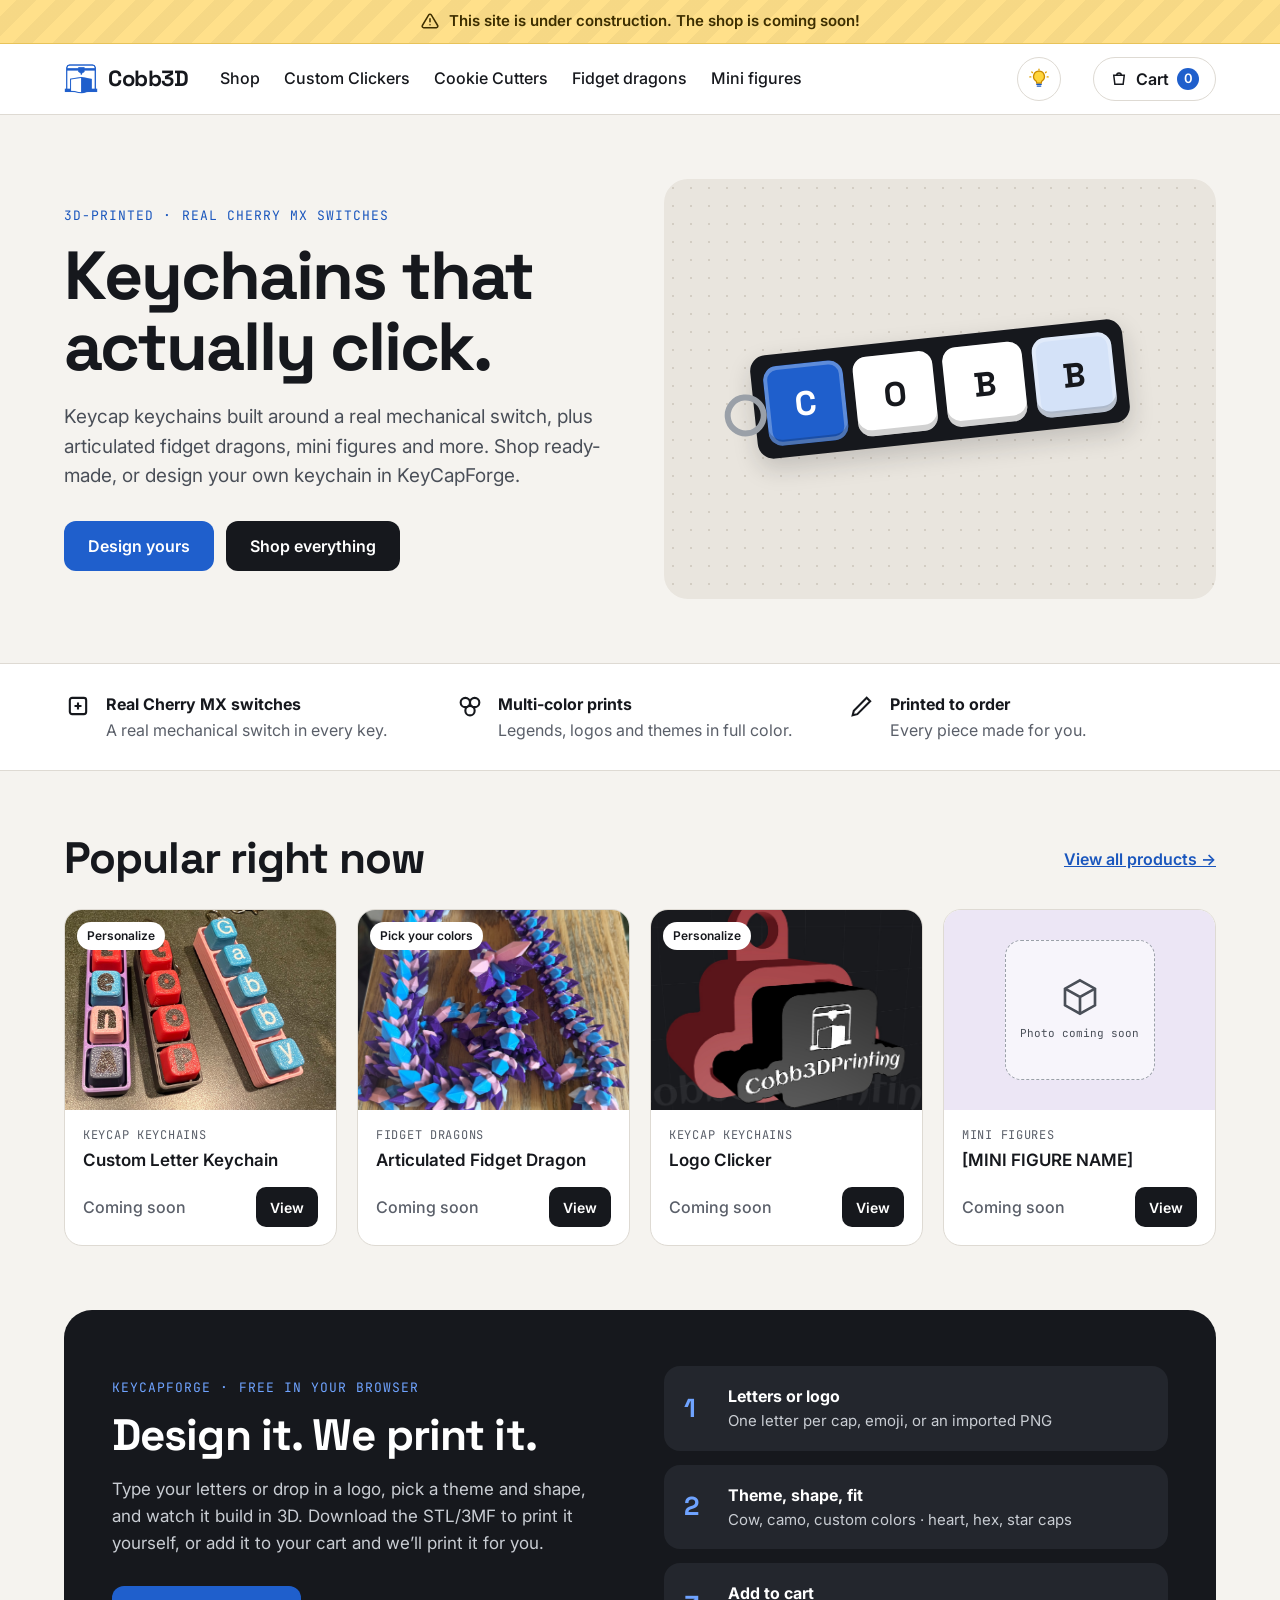
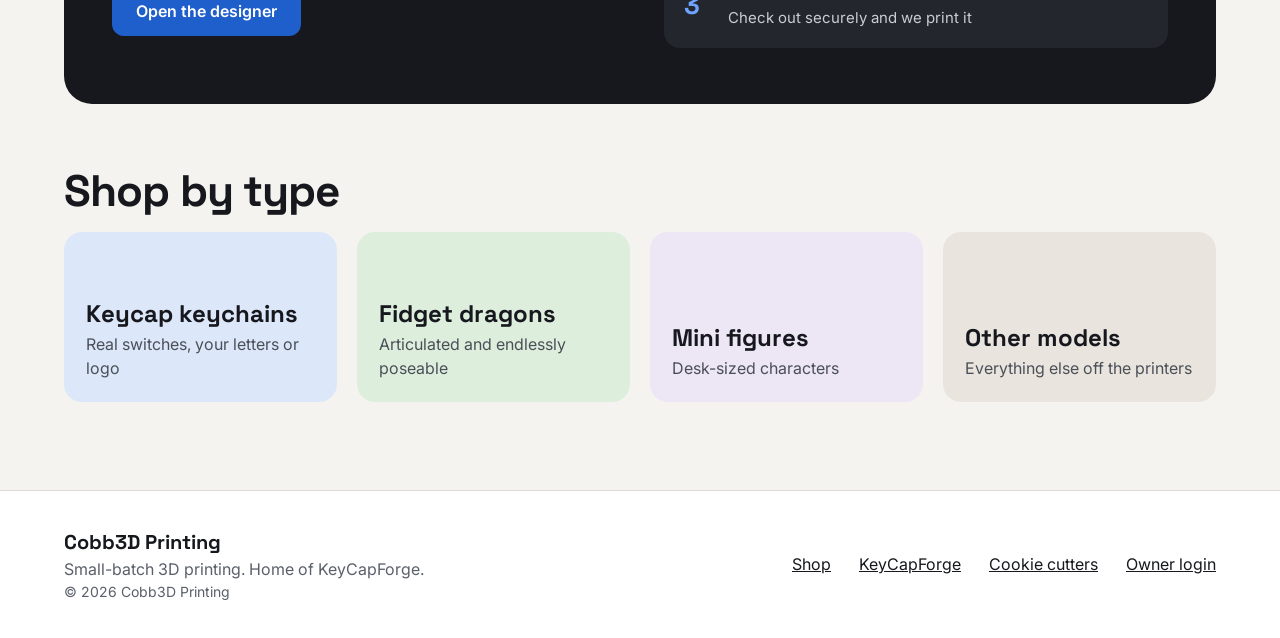
<file: index.html>
<!doctype html>
<html lang="en">
<head>
<meta charset="utf-8">
<meta name="viewport" content="width=device-width, initial-scale=1">
<title>Cobb3D Printing · Keycap keychains, fidget dragons and mini figures</title>
<meta name="description" content="3D-printed keycap keychains with real Cherry MX switches, articulated fidget dragons and mini figures. Design your own in KeyCapForge.">
<link rel="icon" href="favicon.ico?v=2026103101" sizes="any">
<link rel="icon" type="image/png" sizes="32x32" href="images/brand/favicon-32.png?v=2026103101">
<link rel="icon" type="image/png" sizes="192x192" href="images/brand/favicon-192.png?v=2026103101">
<link rel="apple-touch-icon" href="images/brand/apple-touch-icon.png?v=2026103101">
<link rel="preconnect" href="https://fonts.googleapis.com">
<link rel="preconnect" href="https://fonts.gstatic.com" crossorigin>
<link href="https://fonts.googleapis.com/css2?family=Space+Grotesk:wght@500;700&family=Inter:wght@400;500;600&family=JetBrains+Mono:wght@500&display=swap" rel="stylesheet">
<script>
  // Light or dark look, set before the page draws (see initTheme in js/site.js).
  (function () {
    var t = null;
    try { t = localStorage.getItem('cobb3d.pageTheme'); } catch (e) { t = null; }
    if (t !== 'light' && t !== 'dark') t = (window.matchMedia && window.matchMedia('(prefers-color-scheme: light)').matches) ? 'light' : 'dark';
    document.documentElement.dataset.theme = t;
  })();
</script>
<link rel="stylesheet" href="css/site.css?v=2026103102">
</head>
<body data-page="home">
<a class="skip" href="#main">Skip to content</a>
<header class="site-header"><div class="wrap">
  <a class="brand" href="index.html"><span class="brand-mark" aria-hidden="true"></span><span>Cobb3D</span></a>
  <nav class="main-nav" aria-label="Main">
    <a href="shop.html">Shop</a>
    <a href="designer.html">Custom Clickers</a>
    <a href="cookie-cutters.html">Cookie Cutters</a>
    <a href="shop.html?cat=dragons">Fidget dragons</a>
    <a href="shop.html?cat=minis">Mini figures</a>
  </nav>
  <button type="button" class="theme-btn" id="themeBtn" title="Switch to the light look" aria-label="Switch to the light look" aria-pressed="false"><svg viewBox="0 0 24 24" width="20" height="20" aria-hidden="true"><path class="bulb-glass" d="M12 2.5a6.5 6.5 0 0 0-3.9 11.7c.6.5 1 1.2 1.1 2V17h5.6v-.8c.1-.8.5-1.5 1.1-2A6.5 6.5 0 0 0 12 2.5z"/><path class="bulb-base" d="M9.4 18.5h5.2M9.9 20.5h4.2"/><path class="bulb-rays" d="M12 .2v1.1M3.4 3.6l.8.8M20.6 3.6l-.8.8M1 9.5h1.2M21.8 9.5H23"/></svg></button>
  <a class="cart-link" href="cart.html"><svg width="18" height="18" viewBox="0 0 24 24" fill="none" stroke="currentColor" stroke-width="2" aria-hidden="true"><path d="M5 7h14l-1.5 12h-11z"/><path d="M9 7a3 3 0 0 1 6 0"/></svg>Cart <span class="count" data-cart-count>0</span></a>
</div></header>

<main id="main">
  <div class="wrap">
    <section class="hero">
      <div>
        <p class="eyebrow">3D-printed · real Cherry MX switches</p>
        <h1 class="h-xl">Keychains that actually click.</h1>
        <p class="lead">Keycap keychains built around a real mechanical switch, plus articulated fidget dragons, mini figures and more. Shop ready-made, or design your own keychain in KeyCapForge.</p>
        <div class="cta-row">
          <a class="btn btn-accent" href="designer.html">Design yours</a>
          <a class="btn btn-dark" href="shop.html">Shop everything</a>
        </div>
      </div>
      <div class="stage" aria-hidden="true">
        <div class="kc-base kc-lg tilt" style="background:#16181D">
          <span class="kc-cap" style="background:#1F5FCC;color:#FFFFFF">C</span>
          <span class="kc-cap" style="background:#FFFFFF;color:#16181D">O</span>
          <span class="kc-cap" style="background:#FFFFFF;color:#16181D">B</span>
          <span class="kc-cap" style="background:#D4E2F8;color:#16181D">B</span>
        </div>
      </div>
    </section>
  </div>

  <section class="strip" aria-label="Why Cobb3D"><div class="wrap">
    <div class="perk"><svg width="28" height="28" viewBox="0 0 24 24" fill="none" stroke="currentColor" stroke-width="1.8" aria-hidden="true"><rect x="5" y="5" width="14" height="14" rx="2"/><path d="M12 9v6M9 12h6"/></svg><p><strong>Real Cherry MX switches</strong><span class="muted">A real mechanical switch in every key.</span></p></div>
    <div class="perk"><svg width="28" height="28" viewBox="0 0 24 24" fill="none" stroke="currentColor" stroke-width="1.8" aria-hidden="true"><circle cx="8" cy="9" r="4"/><circle cx="16" cy="9" r="4"/><circle cx="12" cy="16" r="4"/></svg><p><strong>Multi-color prints</strong><span class="muted">Legends, logos and themes in full color.</span></p></div>
    <div class="perk"><svg width="28" height="28" viewBox="0 0 24 24" fill="none" stroke="currentColor" stroke-width="1.8" aria-hidden="true"><path d="M4 20l4-1 11-11-3-3L5 16z"/></svg><p><strong>Printed to order</strong><span class="muted">Every piece made for you.</span></p></div>
  </div></section>

  <div class="wrap">
    <section class="section">
      <div class="section-head"><h2 class="h-lg">Popular right now</h2><a href="shop.html" style="font-weight:600;padding:10px 0">View all products →</a></div>
      <div class="grid" id="featured"></div>
    </section>

    <section class="section" id="fb-section" style="padding-top:0" hidden>
      <div class="section-head"><div><h2 class="h-lg" style="margin-bottom:6px">Fresh off the printers</h2><p class="muted" style="margin:0">Our latest prints, straight from the Cobb3D Facebook page.</p></div><a href="#" id="fb-follow" style="font-weight:600;padding:10px 0" hidden>Follow on Facebook →</a></div>
      <div class="fb-grid" id="fb-grid"></div>
    </section>

    <section class="section" style="padding-top:0">
      <div class="band">
        <div>
          <p class="eyebrow">KeyCapForge · free in your browser</p>
          <h2 class="h-lg">Design it. We print it.</h2>
          <p style="font-size:17px;line-height:1.6;margin:0 0 28px">Type your letters or drop in a logo, pick a theme and shape, and watch it build in 3D. Download the STL/3MF to print it yourself, or add it to your cart and we’ll print it for you.</p>
          <a class="btn btn-accent" href="designer.html">Open the designer</a>
        </div>
        <ol class="steps">
          <li><b>1</b><p style="margin:0"><strong>Letters or logo</strong><span>One letter per cap, emoji, or an imported PNG</span></p></li>
          <li><b>2</b><p style="margin:0"><strong>Theme, shape, fit</strong><span>Cow, camo, custom colors · heart, hex, star caps</span></p></li>
          <li><b>3</b><p style="margin:0"><strong>Add to cart</strong><span>Check out securely and we print it</span></p></li>
        </ol>
      </div>
    </section>

    <section class="section" style="padding-top:0">
      <h2 class="h-lg">Shop by type</h2>
      <div class="tiles" id="tiles"></div>
    </section>
  </div>
</main>

<footer class="site-footer"><div class="wrap">
  <div><p style="font-family:var(--display);font-weight:700;font-size:20px" data-store-name>Cobb3D Printing</p><p class="muted">Small-batch 3D printing. Home of KeyCapForge.</p><p class="muted" style="font-size:14px">© <span data-year></span> Cobb3D Printing</p></div>
  <nav aria-label="Footer"><a href="shop.html">Shop</a><a href="designer.html">KeyCapForge</a><a href="cookie-cutters.html">Cookie cutters</a><a href="#" data-etsy hidden>Etsy shop</a><a href="#" data-facebook hidden target="_blank" rel="noopener">Facebook</a><a href="#" data-contact hidden>Contact</a><a href="admin.html">Owner login</a></nav>
</div></footer>
<script src="js/site.js?v=2026103102" defer></script>
</body>
</html>
</file>
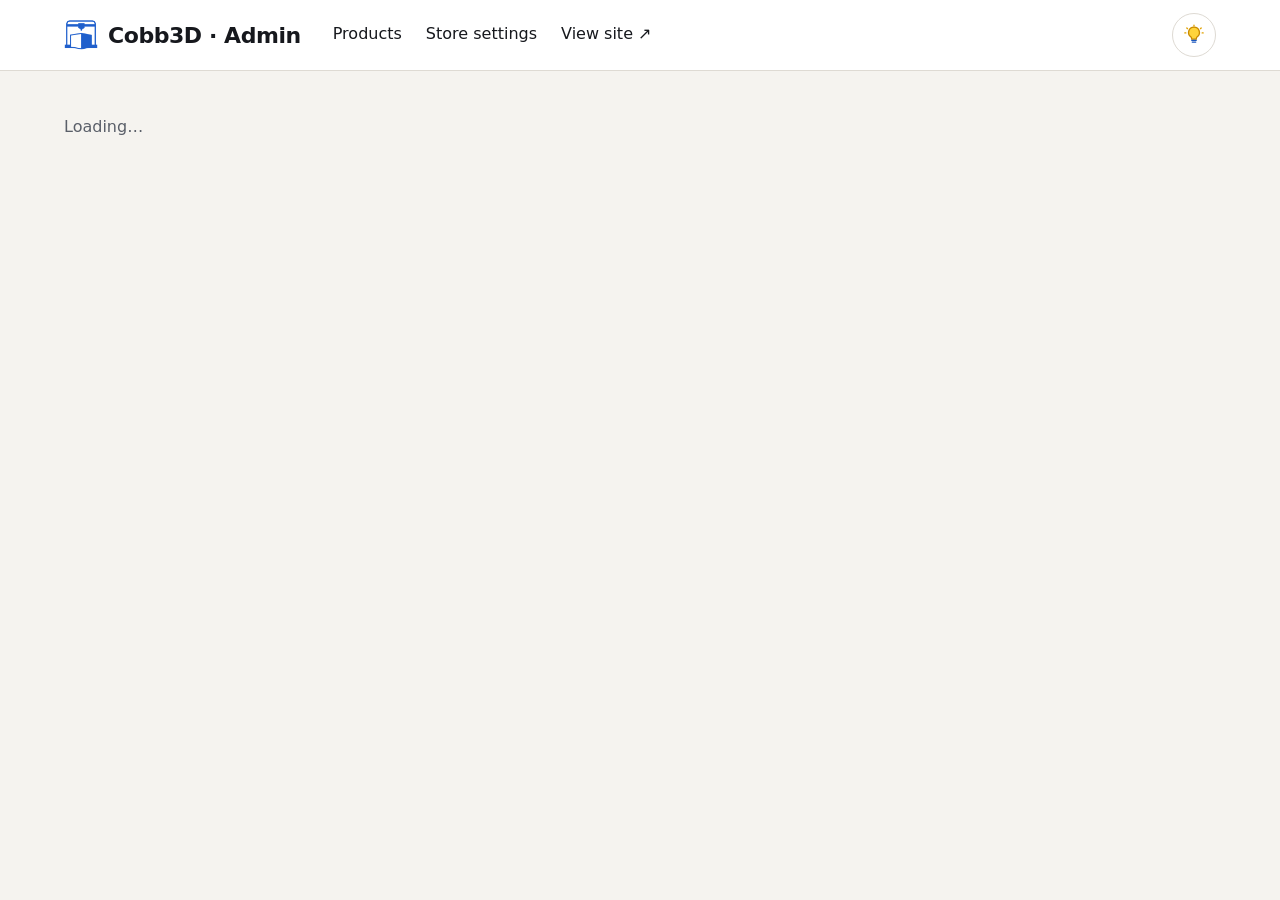
<file: add-product.html>
<!doctype html>
<html lang="en">
<head>
<meta charset="utf-8">
<meta name="robots" content="noindex, nofollow">
<meta http-equiv="refresh" content="0; url=admin.html#new">
<title>Moved · Cobb3D</title>
</head>
<body><p>Adding products has moved to the <a href="admin.html#new">admin dashboard</a>.</p></body>
</html>
</file>
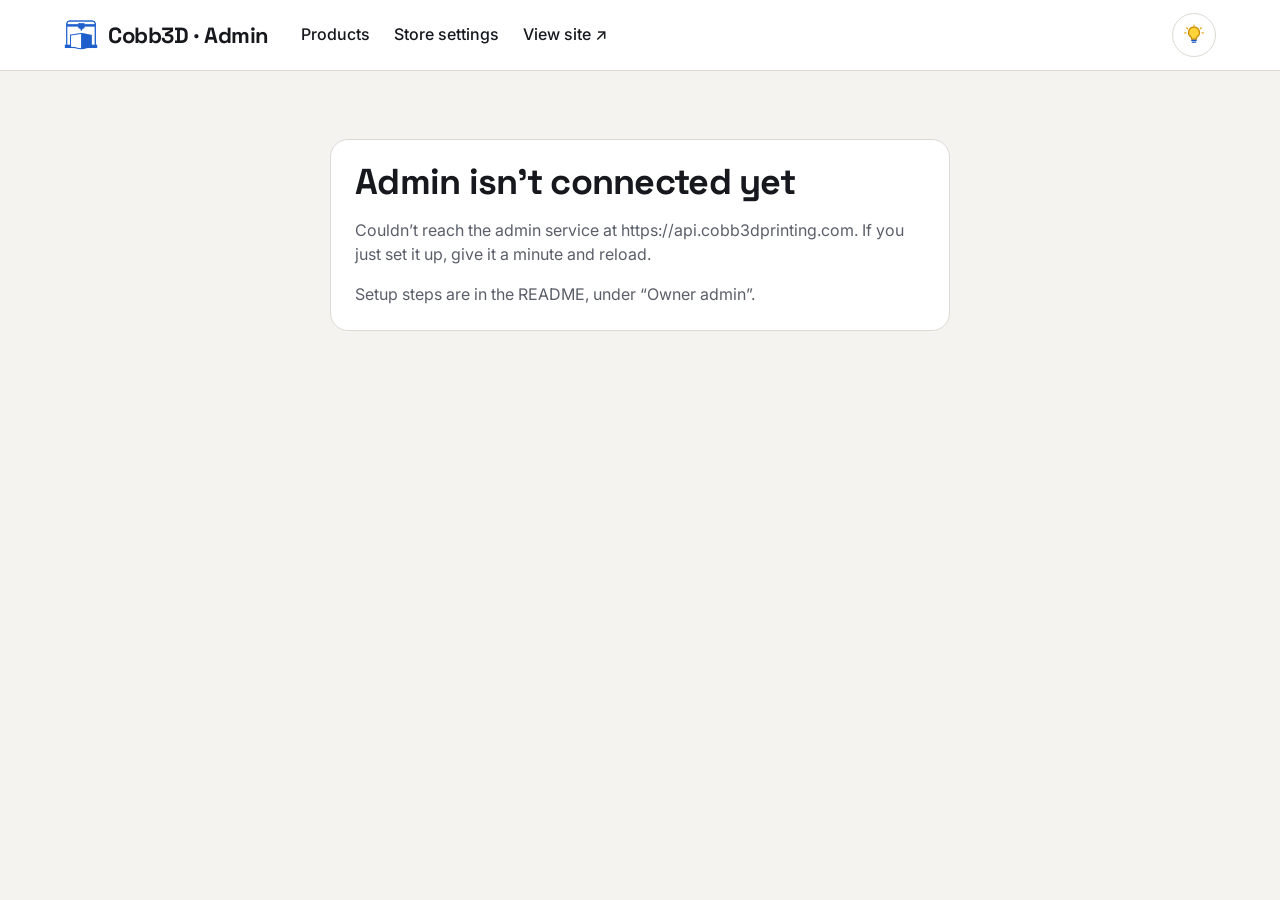
<file: admin.html>
<!doctype html>
<html lang="en">
<head>
<meta charset="utf-8">
<meta name="viewport" content="width=device-width, initial-scale=1">
<title>Admin · Cobb3D Printing</title>
<meta name="robots" content="noindex, nofollow">
<link rel="icon" href="favicon.ico?v=2026103101" sizes="any">
<link rel="icon" type="image/png" sizes="32x32" href="images/brand/favicon-32.png?v=2026103101">
<link rel="icon" type="image/png" sizes="192x192" href="images/brand/favicon-192.png?v=2026103101">
<link rel="apple-touch-icon" href="images/brand/apple-touch-icon.png?v=2026103101">
<link rel="preconnect" href="https://fonts.googleapis.com">
<link rel="preconnect" href="https://fonts.gstatic.com" crossorigin>
<link href="https://fonts.googleapis.com/css2?family=Space+Grotesk:wght@500;700&family=Inter:wght@400;500;600&family=JetBrains+Mono:wght@500&display=swap" rel="stylesheet">
<script>
  // Light or dark look, set before the page draws (see initTheme in js/site.js).
  (function () {
    var t = null;
    try { t = localStorage.getItem('cobb3d.pageTheme'); } catch (e) { t = null; }
    if (t !== 'light' && t !== 'dark') t = (window.matchMedia && window.matchMedia('(prefers-color-scheme: light)').matches) ? 'light' : 'dark';
    document.documentElement.dataset.theme = t;
  })();
</script>
<link rel="stylesheet" href="css/site.css?v=2026103102">
</head>
<body data-page="admin">
<a class="skip" href="#main">Skip to content</a>
<header class="site-header admin-header"><div class="wrap">
  <a class="brand" href="index.html"><span class="brand-mark" aria-hidden="true"></span><span>Cobb3D · Admin</span></a>
  <nav class="main-nav" aria-label="Admin">
    <a href="#products" data-nav="products">Products</a>
    <a href="#settings" data-nav="settings">Store settings</a>
    <a href="index.html">View site ↗</a>
  </nav>
  <button type="button" class="theme-btn" id="themeBtn" title="Switch to the light look" aria-label="Switch to the light look" aria-pressed="false"><svg viewBox="0 0 24 24" width="20" height="20" aria-hidden="true"><path class="bulb-glass" d="M12 2.5a6.5 6.5 0 0 0-3.9 11.7c.6.5 1 1.2 1.1 2V17h5.6v-.8c.1-.8.5-1.5 1.1-2A6.5 6.5 0 0 0 12 2.5z"/><path class="bulb-base" d="M9.4 18.5h5.2M9.9 20.5h4.2"/><path class="bulb-rays" d="M12 .2v1.1M3.4 3.6l.8.8M20.6 3.6l-.8.8M1 9.5h1.2M21.8 9.5H23"/></svg></button>
  <button type="button" class="btn btn-ghost btn-sm" id="signOut" hidden>Sign out</button>
</div></header>

<main id="main" class="wrap" style="padding-top:28px;padding-bottom:64px">
  <p class="alert" id="status" role="status" aria-live="polite" hidden></p>
  <div id="app"><p class="muted">Loading…</p></div>
</main>
<script src="js/site.js?v=2026103102" defer></script>
<script src="js/admin.js?v=2026103102" defer></script>
</body>
</html>
</file>
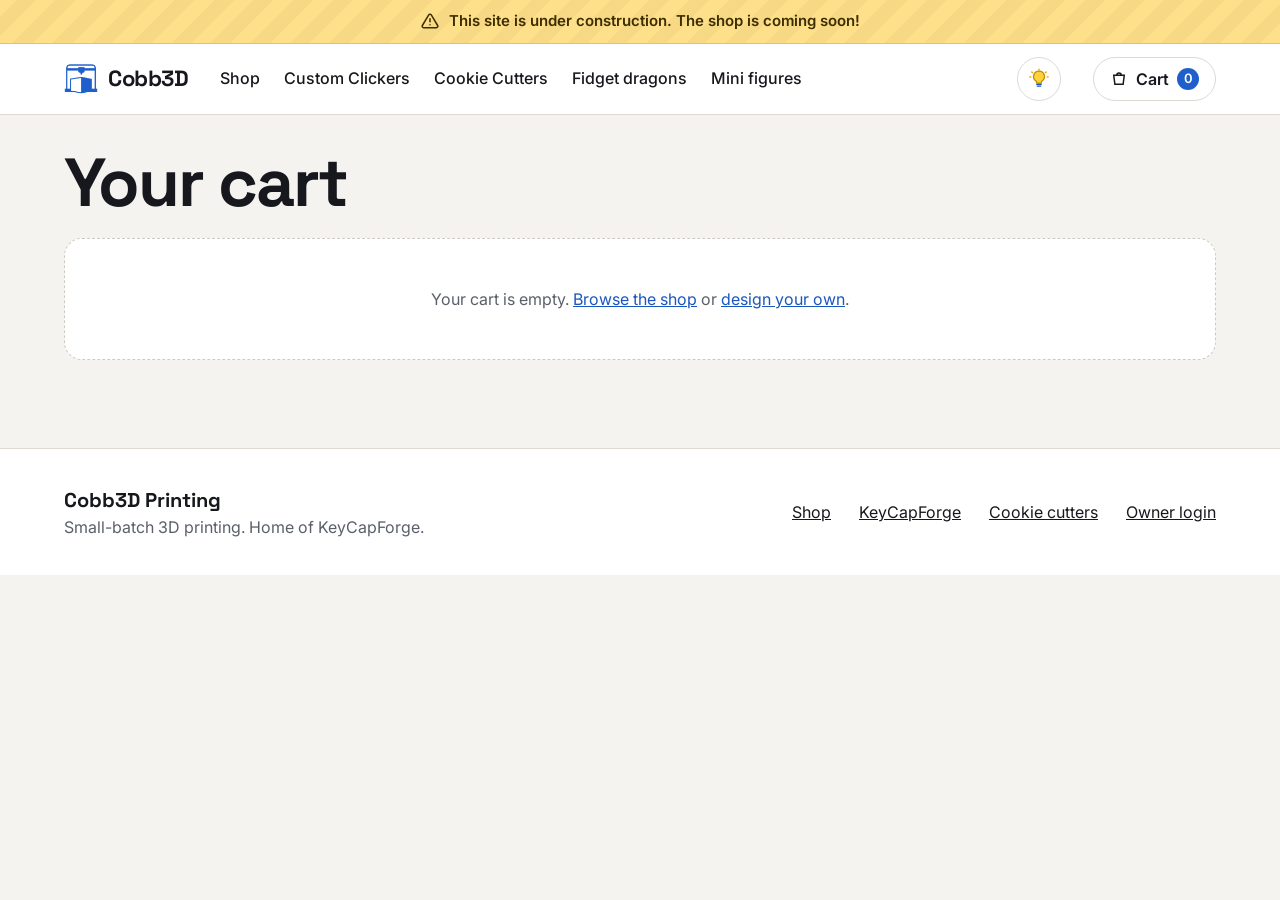
<file: cart.html>
<!doctype html>
<html lang="en">
<head>
<meta charset="utf-8">
<meta name="viewport" content="width=device-width, initial-scale=1">
<title>Cart · Cobb3D Printing</title>
<meta name="robots" content="noindex">
<link rel="icon" href="favicon.ico?v=2026103101" sizes="any">
<link rel="icon" type="image/png" sizes="32x32" href="images/brand/favicon-32.png?v=2026103101">
<link rel="icon" type="image/png" sizes="192x192" href="images/brand/favicon-192.png?v=2026103101">
<link rel="apple-touch-icon" href="images/brand/apple-touch-icon.png?v=2026103101">
<link rel="preconnect" href="https://fonts.googleapis.com">
<link rel="preconnect" href="https://fonts.gstatic.com" crossorigin>
<link href="https://fonts.googleapis.com/css2?family=Space+Grotesk:wght@500;700&family=Inter:wght@400;500;600&family=JetBrains+Mono:wght@500&display=swap" rel="stylesheet">
<script>
  // Light or dark look, set before the page draws (see initTheme in js/site.js).
  (function () {
    var t = null;
    try { t = localStorage.getItem('cobb3d.pageTheme'); } catch (e) { t = null; }
    if (t !== 'light' && t !== 'dark') t = (window.matchMedia && window.matchMedia('(prefers-color-scheme: light)').matches) ? 'light' : 'dark';
    document.documentElement.dataset.theme = t;
  })();
</script>
<link rel="stylesheet" href="css/site.css?v=2026103102">
</head>
<body data-page="cart">
<a class="skip" href="#main">Skip to content</a>
<header class="site-header"><div class="wrap">
  <a class="brand" href="index.html"><span class="brand-mark" aria-hidden="true"></span><span>Cobb3D</span></a>
  <nav class="main-nav" aria-label="Main">
    <a href="shop.html">Shop</a>
    <a href="designer.html">Custom Clickers</a>
    <a href="cookie-cutters.html">Cookie Cutters</a>
    <a href="shop.html?cat=dragons">Fidget dragons</a>
    <a href="shop.html?cat=minis">Mini figures</a>
  </nav>
  <button type="button" class="theme-btn" id="themeBtn" title="Switch to the light look" aria-label="Switch to the light look" aria-pressed="false"><svg viewBox="0 0 24 24" width="20" height="20" aria-hidden="true"><path class="bulb-glass" d="M12 2.5a6.5 6.5 0 0 0-3.9 11.7c.6.5 1 1.2 1.1 2V17h5.6v-.8c.1-.8.5-1.5 1.1-2A6.5 6.5 0 0 0 12 2.5z"/><path class="bulb-base" d="M9.4 18.5h5.2M9.9 20.5h4.2"/><path class="bulb-rays" d="M12 .2v1.1M3.4 3.6l.8.8M20.6 3.6l-.8.8M1 9.5h1.2M21.8 9.5H23"/></svg></button>
  <a class="cart-link" href="cart.html" aria-current="page"><svg width="18" height="18" viewBox="0 0 24 24" fill="none" stroke="currentColor" stroke-width="2" aria-hidden="true"><path d="M5 7h14l-1.5 12h-11z"/><path d="M9 7a3 3 0 0 1 6 0"/></svg>Cart <span class="count" data-cart-count>0</span></a>
</div></header>

<main id="main" class="wrap" style="padding-top:32px">
  <h1 class="h-xl">Your cart</h1>
  <div class="cart-layout">
    <section class="cart-items" id="cart-items" aria-label="Items"></section>
    <aside class="summary" id="summary" aria-label="Order summary" hidden>
      <h2 style="font-size:22px;margin:0">Summary</h2>
      <div class="sum-row"><span>Subtotal</span><strong id="subtotal">—</strong></div>
      <div class="sum-row muted"><span>Shipping</span><span id="ship">Calculated at checkout</span></div>
      <p class="muted" style="font-size:14px;margin:0">Tax is calculated at checkout.</p>
      <button type="button" class="btn btn-accent" id="checkout">Checkout</button>
      <p class="alert" id="cart-msg" role="status" hidden></p>
      <p class="muted" style="font-size:13px;margin:0;display:flex;gap:8px;align-items:center"><svg width="16" height="16" viewBox="0 0 24 24" fill="none" stroke="currentColor" stroke-width="2" aria-hidden="true"><rect x="5" y="11" width="14" height="10" rx="2"/><path d="M8 11V7a4 4 0 0 1 8 0v4"/></svg>Secure payment by Square</p>
    </aside>
  </div>
</main>

<footer class="site-footer"><div class="wrap">
  <div><p style="font-family:var(--display);font-weight:700;font-size:20px" data-store-name>Cobb3D Printing</p><p class="muted">Small-batch 3D printing. Home of KeyCapForge.</p></div>
  <nav aria-label="Footer"><a href="shop.html">Shop</a><a href="designer.html">KeyCapForge</a><a href="cookie-cutters.html">Cookie cutters</a><a href="#" data-etsy hidden>Etsy shop</a><a href="#" data-facebook hidden target="_blank" rel="noopener">Facebook</a><a href="#" data-contact hidden>Contact</a><a href="admin.html">Owner login</a></nav>
</div></footer>
<script src="js/site.js?v=2026103102" defer></script>
</body>
</html>
</file>
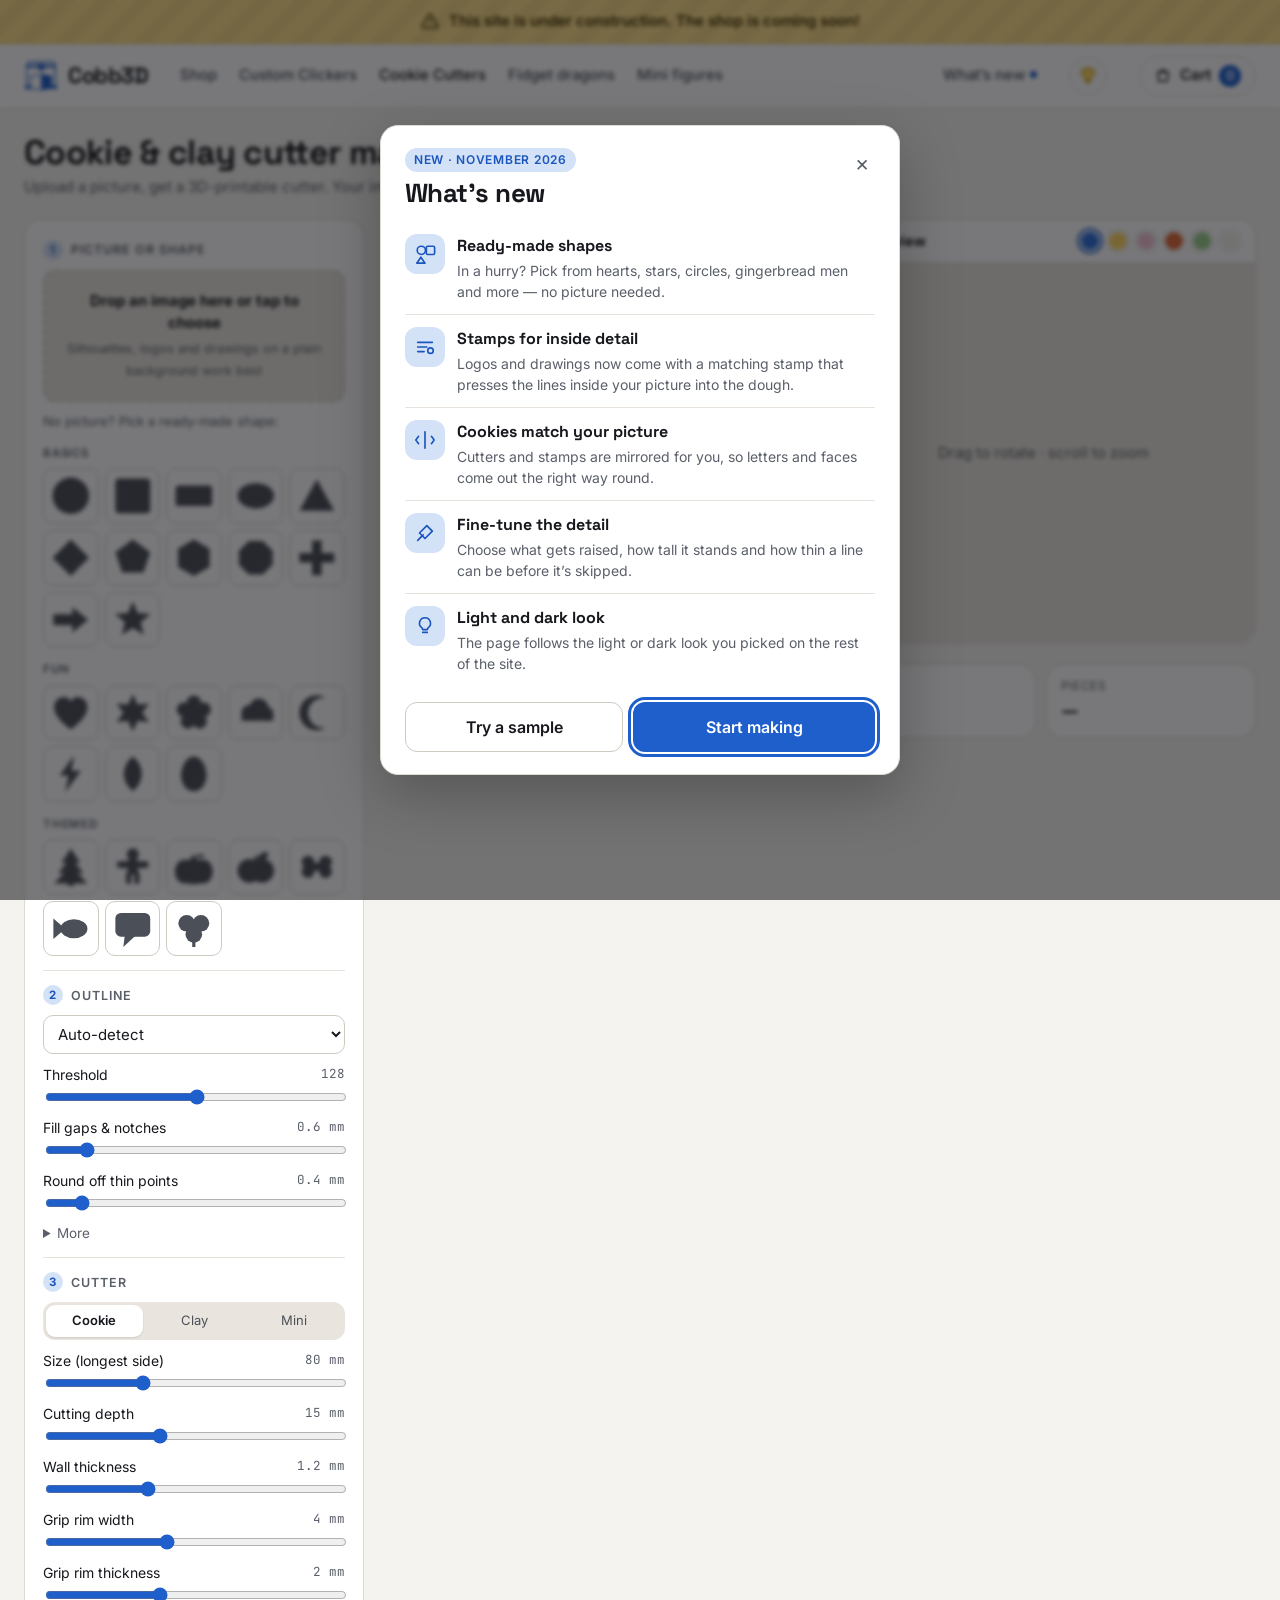
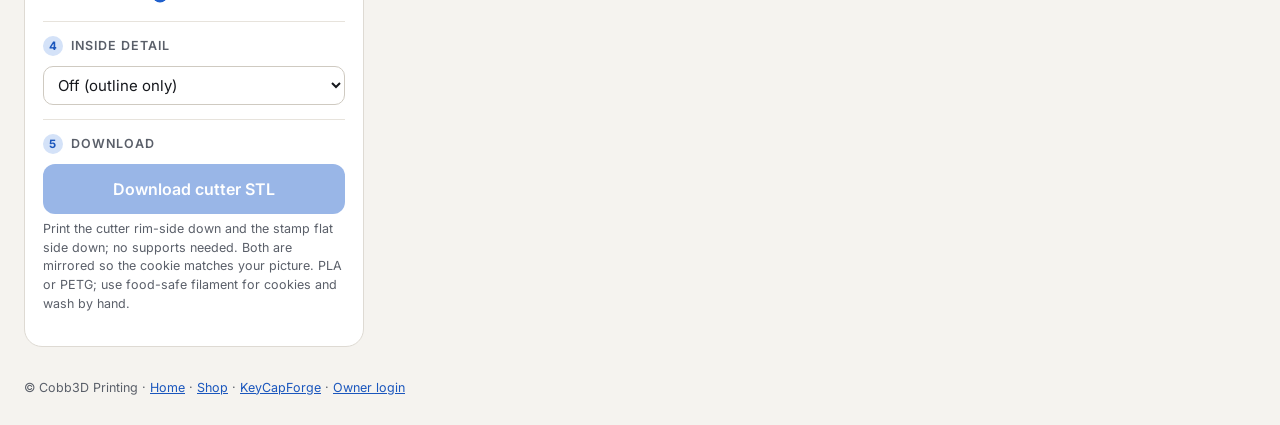
<file: cookie-cutters.html>
<!DOCTYPE html>
<html lang="en">
<head>
<meta charset="utf-8">
<meta name="viewport" content="width=device-width, initial-scale=1">
<title>Cookie &amp; Clay Cutter Maker | Cobb3D Printing</title>
<meta name="description" content="Turn any picture into a 3D-printable cookie or clay cutter. Upload an image, adjust the outline, download an STL.">
<link rel="icon" href="favicon.ico?v=2026103101" sizes="any">
<link rel="icon" type="image/png" sizes="32x32" href="images/brand/favicon-32.png?v=2026103101">
<link rel="icon" type="image/png" sizes="192x192" href="images/brand/favicon-192.png?v=2026103101">
<link rel="apple-touch-icon" href="images/brand/apple-touch-icon.png?v=2026103101">
<script>
  // Same light/dark choice as the rest of cobb3dprinting.com
  (function () {
    var t = null;
    try { t = localStorage.getItem('cobb3d.pageTheme'); } catch (e) { t = null; }
    if (t !== 'light' && t !== 'dark') t = (window.matchMedia && window.matchMedia('(prefers-color-scheme: light)').matches) ? 'light' : 'dark';
    document.documentElement.dataset.theme = t;
  })();
</script>
<link rel="preconnect" href="https://fonts.googleapis.com">
<link rel="preconnect" href="https://fonts.gstatic.com" crossorigin>
<link rel="stylesheet" href="https://fonts.googleapis.com/css2?family=Space+Grotesk:wght@500;700&family=Inter:wght@400;500;600&family=JetBrains+Mono:wght@500&display=swap">
<link rel="stylesheet" href="css/cutter.css?v=2026111101">
</head>
<body>
<header class="site-header"><div class="wrap">
  <a class="brand" href="index.html"><span class="brand-mark" aria-hidden="true"></span><span>Cobb3D</span></a>
  <nav class="main-nav" aria-label="Main">
    <a href="shop.html">Shop</a>
    <a href="designer.html">Custom Clickers</a>
    <a href="cookie-cutters.html" aria-current="page">Cookie Cutters</a>
    <a href="shop.html?cat=dragons">Fidget dragons</a>
    <a href="shop.html?cat=minis">Mini figures</a>
  </nav>
  <button type="button" class="news-link" id="newsBtn">What’s new<span class="dot" id="newsDot" hidden></span></button>
  <button type="button" class="theme-btn" id="themeBtn" title="Switch look" aria-label="Switch between light and dark look"><svg viewBox="0 0 24 24" width="20" height="20" aria-hidden="true"><path class="bulb-glass" d="M12 2.5a6.5 6.5 0 0 0-3.9 11.7c.6.5 1 1.2 1.1 2V17h5.6v-.8c.1-.8.5-1.5 1.1-2A6.5 6.5 0 0 0 12 2.5z"></path><path class="bulb-base" d="M9.4 18.5h5.2M9.9 20.5h4.2"></path><path class="bulb-rays" d="M12 .2v1.1M3.4 3.6l.8.8M20.6 3.6l-.8.8M1 9.5h1.2M21.8 9.5H23"></path></svg></button>
  <a class="cart-link" href="cart.html" aria-label="Cart"><svg width="18" height="18" viewBox="0 0 24 24" fill="none" stroke="currentColor" stroke-width="2" aria-hidden="true"><path d="M5 7h14l-1.5 12h-11z"/><path d="M9 7a3 3 0 0 1 6 0"/></svg><span class="cart-label">Cart</span> <span class="count" data-cart-count>0</span></a>
</div></header>
<div class="intro">
  <h1>Cookie &amp; clay cutter maker</h1>
  <p>Upload a picture, get a 3D-printable cutter. Your image never leaves your device.</p>
</div>

<main>
  <aside class="panel">
    <section class="step">
      <h2><b>1</b> Picture or shape</h2>
      <label class="drop" id="drop">
        <input type="file" id="file" accept="image/*" hidden>
        <strong>Drop an image here or tap to choose</strong>
        <small>Silhouettes, logos and drawings on a plain background work best</small>
      </label>
      <div class="samples">No picture? Pick a ready-made shape:</div>
      <div id="shapes"></div>
    </section>

    <section class="step" id="step2">
      <h2><b>2</b> Outline</h2>
      <select id="mode">
        <option value="auto">Auto-detect</option>
        <option value="dark">Dark shape on light background</option>
        <option value="light">Light shape on dark background</option>
        <option value="alpha">Transparent PNG</option>
      </select>
      <label class="row">Threshold <output id="thresholdOut"></output><input type="range" id="threshold" min="1" max="254" value="128"></label>
      <label class="row">Fill gaps &amp; notches <output id="closeOut"></output><input type="range" id="close" min="0" max="5" step="0.1" value="0.6"></label>
      <label class="row">Round off thin points <output id="openOut"></output><input type="range" id="open" min="0" max="4" step="0.1" value="0.4"></label>
      <details><summary>More</summary>
        <label class="row">Image blur <output id="blurOut"></output><input type="range" id="blur" min="0" max="8" step="1" value="1"></label>
        <p class="hint">Only the largest shape is used and any holes inside it are filled, since a cutter has one outline.</p>
      </details>
    </section>

    <section class="step">
      <h2><b>3</b> Cutter</h2>
      <div class="seg" id="preset">
        <button data-p="cookie" class="on">Cookie</button><button data-p="clay">Clay</button><button data-p="mini">Mini</button>
      </div>
      <label class="row">Size (longest side) <output id="sizeOut"></output><input type="range" id="size" min="25" max="200" step="1" value="80"></label>
      <label class="row">Cutting depth <output id="heightOut"></output><input type="range" id="height" min="6" max="30" step="0.5" value="15"></label>
      <label class="row">Wall thickness <output id="wallOut"></output><input type="range" id="wall" min="0.6" max="2.4" step="0.1" value="1.2"></label>
      <label class="row">Grip rim width <output id="flangeWOut"></output><input type="range" id="flangeW" min="0" max="10" step="0.5" value="4"></label>
      <label class="row">Grip rim thickness <output id="flangeHOut"></output><input type="range" id="flangeH" min="0.8" max="4" step="0.2" value="2"></label>
    </section>

    <section class="step">
      <h2><b>4</b> Inside detail</h2>
      <select id="detail">
        <option value="off">Off (outline only)</option>
        <option value="shape">Stamp: raise the main color</option>
        <option value="other">Stamp: raise the other colors</option>
        <option value="edges">Stamp: raise every edge as a line</option>
      </select>
      <div id="detailOpts">
        <label class="row" id="lineWRow">Line width <output id="lineWOut"></output><input type="range" id="lineW" min="0.6" max="3" step="0.1" value="1.2"></label>
        <label class="row">Raised height <output id="reliefHOut"></output><input type="range" id="reliefH" min="1" max="5" step="0.5" value="2.5"></label>
        <label class="row">Plate thickness <output id="plateHOut"></output><input type="range" id="plateH" min="1.6" max="4" step="0.2" value="2.4"></label>
        <label class="row">Skip details thinner than <output id="detailMinOut"></output><input type="range" id="detailMin" min="0" max="2" step="0.1" value="0.6"></label>
        <p class="hint">The stamp is a second piece that fits inside the cutter. Cut the cookie, then press the stamp in to imprint the design.</p>
      </div>
    </section>

    <section class="step">
      <h2><b>5</b> Download</h2>
      <button class="primary" id="download" disabled>Download cutter STL</button>
      <button class="secondary" id="downloadStamp" hidden>Download stamp STL</button>
      <p class="hint">Print the cutter rim-side down and the stamp flat side down; no supports needed. Both are mirrored so the cookie matches your picture. PLA or PETG; use food-safe filament for cookies and wash by hand.</p>
    </section>
  </aside>

  <div class="stage">
    <div class="msg" id="msg"></div>
    <div class="panel view">
      <div class="bar"><b>Outline</b><span>shape · wall · rim · stamp detail</span></div>
      <canvas id="trace"></canvas>
      <div class="empty" id="emptyTrace">Choose a picture to get started</div>
    </div>
    <div class="panel view">
      <div class="bar"><b>3D preview</b>
        <div class="swatches" id="swatches">
          <button style="background:#2f6fdb" data-c="#2f6fdb" class="on" title="Blue"></button>
          <button style="background:#ffd866" data-c="#ffd866" title="Yellow"></button>
          <button style="background:#f2c4d6" data-c="#f2c4d6" title="Pink"></button>
          <button style="background:#e06a3b" data-c="#e06a3b" title="Orange"></button>
          <button style="background:#9ccf8f" data-c="#9ccf8f" title="Green"></button>
          <button style="background:#f4f1ea" data-c="#f4f1ea" title="White"></button>
        </div>
      </div>
      <canvas id="gl"></canvas>
      <div class="busy" id="busy">Updating…</div>
      <div class="empty" id="empty3d">Drag to rotate · scroll to zoom</div>
    </div>
    <div class="stats">
      <div class="panel stat"><span>Cookie size</span><b id="sCookie">—</b></div>
      <div class="panel stat"><span>Overall footprint</span><b id="sOuter">—</b></div>
      <div class="panel stat"><span>Height</span><b id="sHeight">—</b></div>
      <div class="panel stat"><span>Pieces</span><b id="sTris">—</b></div>
    </div>
  </div>
</main>
<dialog id="news" aria-labelledby="newsTitle">
  <div class="news-head">
    <div><span class="news-tag" id="newsDate"></span><h2 id="newsTitle">What’s new</h2></div>
    <button type="button" class="news-close" data-close aria-label="Close">×</button>
  </div>
  <ul class="news-list" id="newsList"></ul>
  <div class="news-foot">
    <button type="button" class="secondary" id="newsSample">Try a sample</button>
    <button type="button" class="primary" data-close autofocus>Start making</button>
  </div>
</dialog>
<footer>© Cobb3D Printing · <a href="index.html">Home</a> · <a href="shop.html">Shop</a> · <a href="designer.html">KeyCapForge</a> · <a href="admin.html">Owner login</a></footer>

<script src="js/cutter-core.js?v=2026111101"></script>
<script src="js/cutter-app.js?v=2026111101"></script>
<script src="js/cutter-site.js?v=2026111101" defer></script>
</body>
</html>
</file>
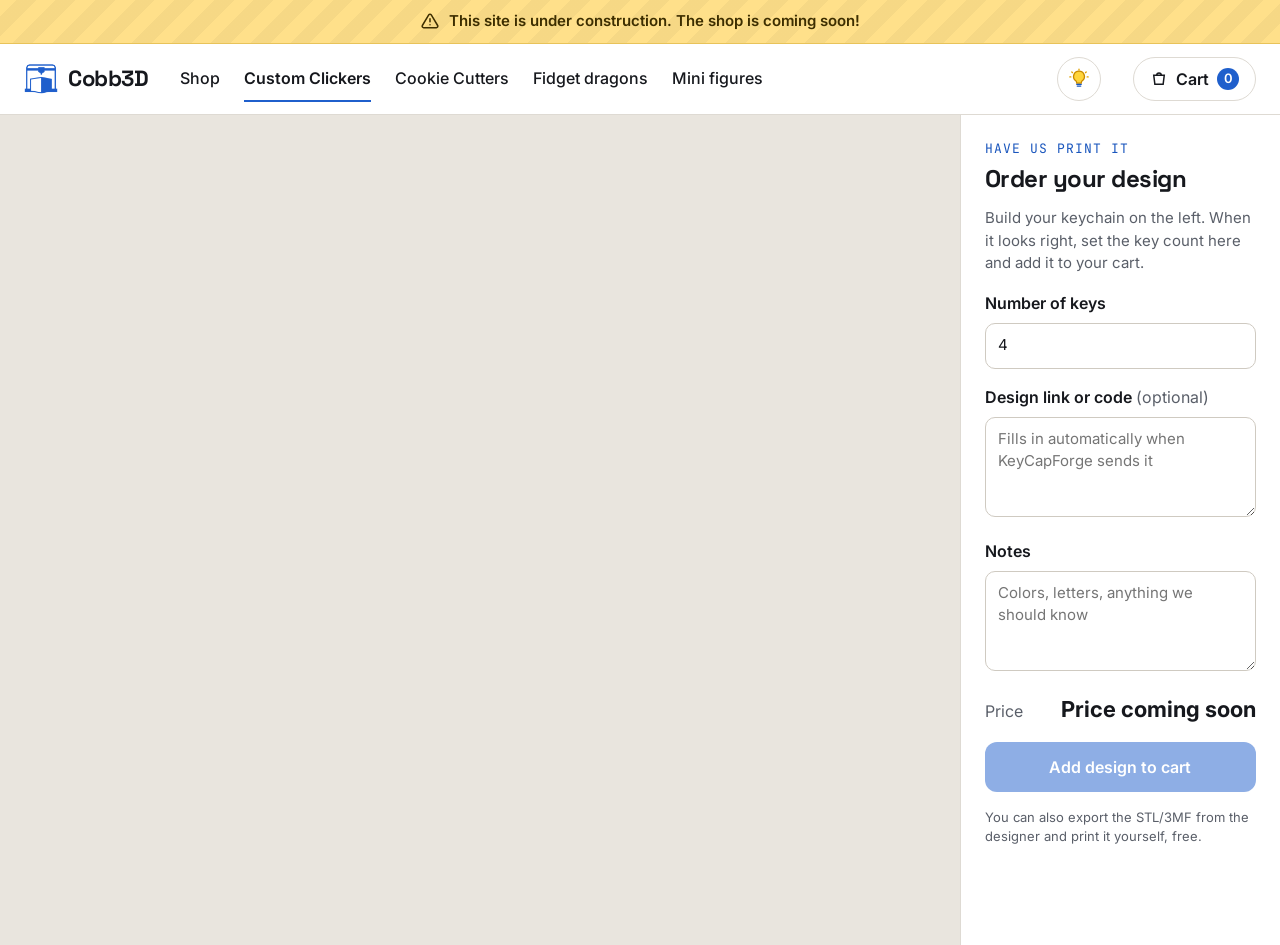
<file: designer.html>
<!doctype html>
<html lang="en">
<head>
<meta charset="utf-8">
<meta name="viewport" content="width=device-width, initial-scale=1">
<title>KeyCapForge designer · Cobb3D Printing</title>
<meta name="description" content="Design your own keycap fidget keychain in KeyCapForge, then have Cobb3D Printing print it with real Cherry MX switches.">
<link rel="icon" href="favicon.ico?v=2026103101" sizes="any">
<link rel="icon" type="image/png" sizes="32x32" href="images/brand/favicon-32.png?v=2026103101">
<link rel="icon" type="image/png" sizes="192x192" href="images/brand/favicon-192.png?v=2026103101">
<link rel="apple-touch-icon" href="images/brand/apple-touch-icon.png?v=2026103101">
<link rel="preconnect" href="https://fonts.googleapis.com">
<link rel="preconnect" href="https://fonts.gstatic.com" crossorigin>
<link href="https://fonts.googleapis.com/css2?family=Space+Grotesk:wght@500;700&family=Inter:wght@400;500;600&family=JetBrains+Mono:wght@500&display=swap" rel="stylesheet">
<script>
  // Light or dark look, set before the page draws (see initTheme in js/site.js).
  (function () {
    var t = null;
    try { t = localStorage.getItem('cobb3d.pageTheme'); } catch (e) { t = null; }
    if (t !== 'light' && t !== 'dark') t = (window.matchMedia && window.matchMedia('(prefers-color-scheme: light)').matches) ? 'light' : 'dark';
    document.documentElement.dataset.theme = t;
  })();
</script>
<link rel="stylesheet" href="css/site.css?v=2026103102">
</head>
<body data-page="designer">
<a class="skip" href="#order">Skip to order form</a>
<header class="site-header"><div class="wrap" style="max-width:none">
  <a class="brand" href="index.html"><span class="brand-mark" aria-hidden="true"></span><span>Cobb3D</span></a>
  <nav class="main-nav" aria-label="Main">
    <a href="shop.html">Shop</a>
    <a href="designer.html" aria-current="page">Custom Clickers</a>
    <a href="cookie-cutters.html">Cookie Cutters</a>
    <a href="shop.html?cat=dragons">Fidget dragons</a>
    <a href="shop.html?cat=minis">Mini figures</a>
  </nav>
  <button type="button" class="theme-btn" id="themeBtn" title="Switch to the light look" aria-label="Switch to the light look" aria-pressed="false"><svg viewBox="0 0 24 24" width="20" height="20" aria-hidden="true"><path class="bulb-glass" d="M12 2.5a6.5 6.5 0 0 0-3.9 11.7c.6.5 1 1.2 1.1 2V17h5.6v-.8c.1-.8.5-1.5 1.1-2A6.5 6.5 0 0 0 12 2.5z"/><path class="bulb-base" d="M9.4 18.5h5.2M9.9 20.5h4.2"/><path class="bulb-rays" d="M12 .2v1.1M3.4 3.6l.8.8M20.6 3.6l-.8.8M1 9.5h1.2M21.8 9.5H23"/></svg></button>
  <a class="cart-link" href="cart.html"><svg width="18" height="18" viewBox="0 0 24 24" fill="none" stroke="currentColor" stroke-width="2" aria-hidden="true"><path d="M5 7h14l-1.5 12h-11z"/><path d="M9 7a3 3 0 0 1 6 0"/></svg>Cart <span class="count" data-cart-count>0</span></a>
</div></header>

<main id="main" class="designer">
  <section class="designer-frame" aria-label="KeyCapForge designer">
    <iframe id="kcf" title="KeyCapForge keychain designer" allow="clipboard-write; fullscreen" loading="eager"></iframe>
  </section>

  <aside class="order-panel" id="order" aria-label="Order this design">
    <div>
      <p class="eyebrow" style="margin-bottom:8px">Have us print it</p>
      <h2>Order your design</h2>
    </div>
    <p class="muted" style="margin:0;font-size:15px">Build your keychain on the left. When it looks right, set the key count here and add it to your cart.</p>

    <p class="alert ok received" id="d-received" role="status">Design received from KeyCapForge.</p>

    <div>
      <label class="field-label" for="d-keys">Number of keys</label>
      <input id="d-keys" class="inp" type="number" min="1" max="8" value="4" inputmode="numeric">
    </div>
    <div>
      <label class="field-label" for="d-design">Design link or code <span class="muted" style="font-weight:400">(optional)</span></label>
      <textarea id="d-design" class="inp" rows="3" placeholder="Fills in automatically when KeyCapForge sends it"></textarea>
    </div>
    <div>
      <label class="field-label" for="d-notes">Notes</label>
      <textarea id="d-notes" class="inp" rows="3" placeholder="Colors, letters, anything we should know"></textarea>
    </div>

    <div style="display:flex;justify-content:space-between;align-items:baseline;gap:12px">
      <span class="muted">Price</span><strong id="d-price" style="font-size:22px">—</strong>
    </div>
    <button type="button" class="btn btn-accent" id="d-add">Add design to cart</button>
    <p class="alert ok" id="d-added" role="status" hidden>Added. <a href="cart.html">View cart</a></p>
    <p class="muted" style="font-size:13px;margin:0">You can also export the STL/3MF from the designer and print it yourself, free.</p>
  </aside>
</main>
<script src="js/site.js?v=2026103102" defer></script>
</body>
</html>
</file>
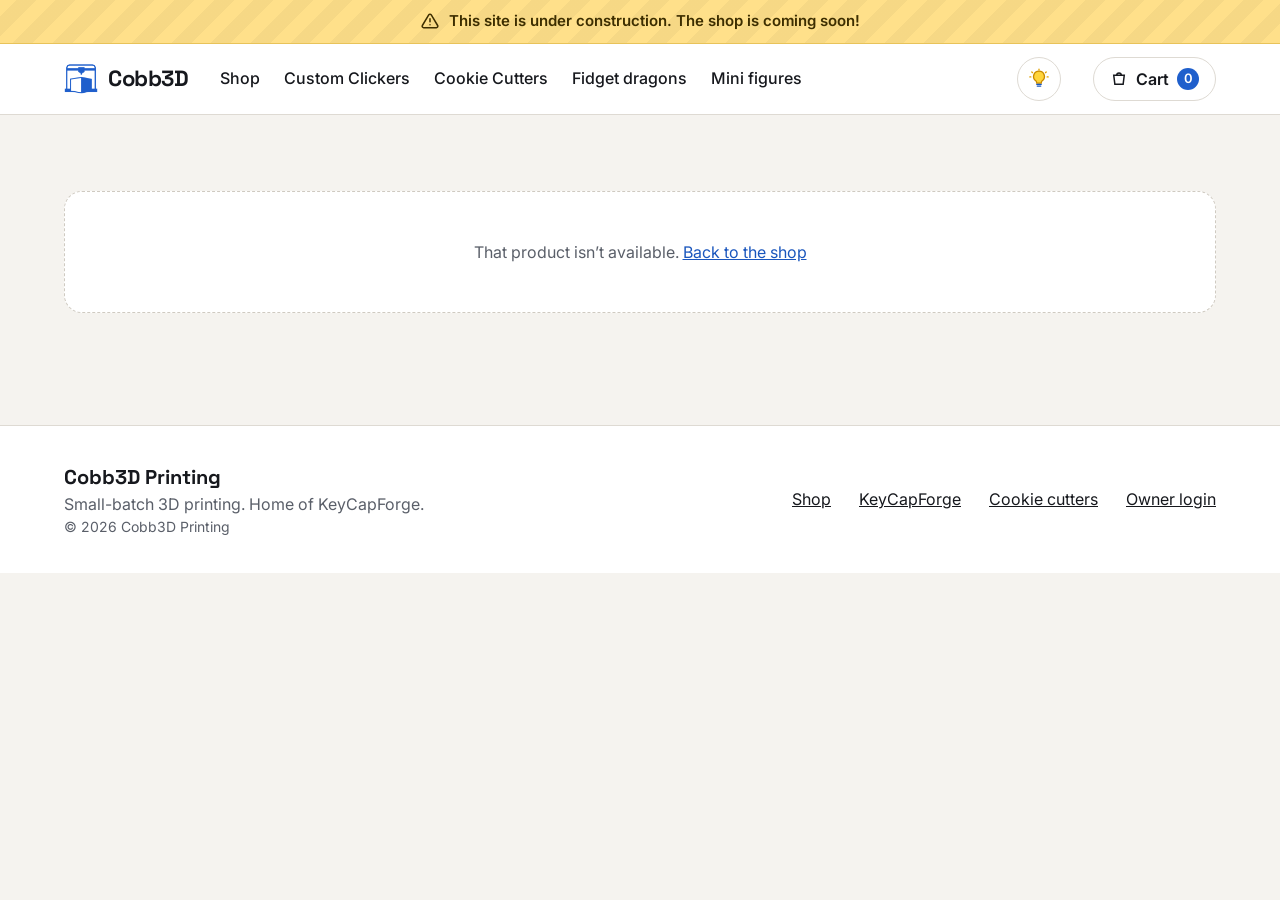
<file: product.html>
<!doctype html>
<html lang="en">
<head>
<meta charset="utf-8">
<meta name="viewport" content="width=device-width, initial-scale=1">
<title>Product · Cobb3D Printing</title>
<meta name="description" content="3D-printed by Cobb3D Printing.">
<link rel="icon" href="favicon.ico?v=2026103101" sizes="any">
<link rel="icon" type="image/png" sizes="32x32" href="images/brand/favicon-32.png?v=2026103101">
<link rel="icon" type="image/png" sizes="192x192" href="images/brand/favicon-192.png?v=2026103101">
<link rel="apple-touch-icon" href="images/brand/apple-touch-icon.png?v=2026103101">
<link rel="preconnect" href="https://fonts.googleapis.com">
<link rel="preconnect" href="https://fonts.gstatic.com" crossorigin>
<link href="https://fonts.googleapis.com/css2?family=Space+Grotesk:wght@500;700&family=Inter:wght@400;500;600&family=JetBrains+Mono:wght@500&display=swap" rel="stylesheet">
<script>
  // Light or dark look, set before the page draws (see initTheme in js/site.js).
  (function () {
    var t = null;
    try { t = localStorage.getItem('cobb3d.pageTheme'); } catch (e) { t = null; }
    if (t !== 'light' && t !== 'dark') t = (window.matchMedia && window.matchMedia('(prefers-color-scheme: light)').matches) ? 'light' : 'dark';
    document.documentElement.dataset.theme = t;
  })();
</script>
<link rel="stylesheet" href="css/site.css?v=2026103102">
</head>
<body data-page="product">
<a class="skip" href="#main">Skip to content</a>
<header class="site-header"><div class="wrap">
  <a class="brand" href="index.html"><span class="brand-mark" aria-hidden="true"></span><span>Cobb3D</span></a>
  <nav class="main-nav" aria-label="Main">
    <a href="shop.html">Shop</a>
    <a href="designer.html">Custom Clickers</a>
    <a href="cookie-cutters.html">Cookie Cutters</a>
    <a href="shop.html?cat=dragons">Fidget dragons</a>
    <a href="shop.html?cat=minis">Mini figures</a>
  </nav>
  <button type="button" class="theme-btn" id="themeBtn" title="Switch to the light look" aria-label="Switch to the light look" aria-pressed="false"><svg viewBox="0 0 24 24" width="20" height="20" aria-hidden="true"><path class="bulb-glass" d="M12 2.5a6.5 6.5 0 0 0-3.9 11.7c.6.5 1 1.2 1.1 2V17h5.6v-.8c.1-.8.5-1.5 1.1-2A6.5 6.5 0 0 0 12 2.5z"/><path class="bulb-base" d="M9.4 18.5h5.2M9.9 20.5h4.2"/><path class="bulb-rays" d="M12 .2v1.1M3.4 3.6l.8.8M20.6 3.6l-.8.8M1 9.5h1.2M21.8 9.5H23"/></svg></button>
  <a class="cart-link" href="cart.html"><svg width="18" height="18" viewBox="0 0 24 24" fill="none" stroke="currentColor" stroke-width="2" aria-hidden="true"><path d="M5 7h14l-1.5 12h-11z"/><path d="M9 7a3 3 0 0 1 6 0"/></svg>Cart <span class="count" data-cart-count>0</span></a>
</div></header>

<main id="main" class="wrap" style="padding-top:28px;padding-bottom:40px">
  <div id="pdp"><p class="muted">Loading…</p></div>
</main>

<footer class="site-footer"><div class="wrap">
  <div><p style="font-family:var(--display);font-weight:700;font-size:20px" data-store-name>Cobb3D Printing</p><p class="muted">Small-batch 3D printing. Home of KeyCapForge.</p><p class="muted" style="font-size:14px">© <span data-year></span> Cobb3D Printing</p></div>
  <nav aria-label="Footer"><a href="shop.html">Shop</a><a href="designer.html">KeyCapForge</a><a href="cookie-cutters.html">Cookie cutters</a><a href="#" data-etsy hidden>Etsy shop</a><a href="#" data-facebook hidden target="_blank" rel="noopener">Facebook</a><a href="#" data-contact hidden>Contact</a><a href="admin.html">Owner login</a></nav>
</div></footer>
<script src="js/site.js?v=2026103102" defer></script>
</body>
</html>
</file>
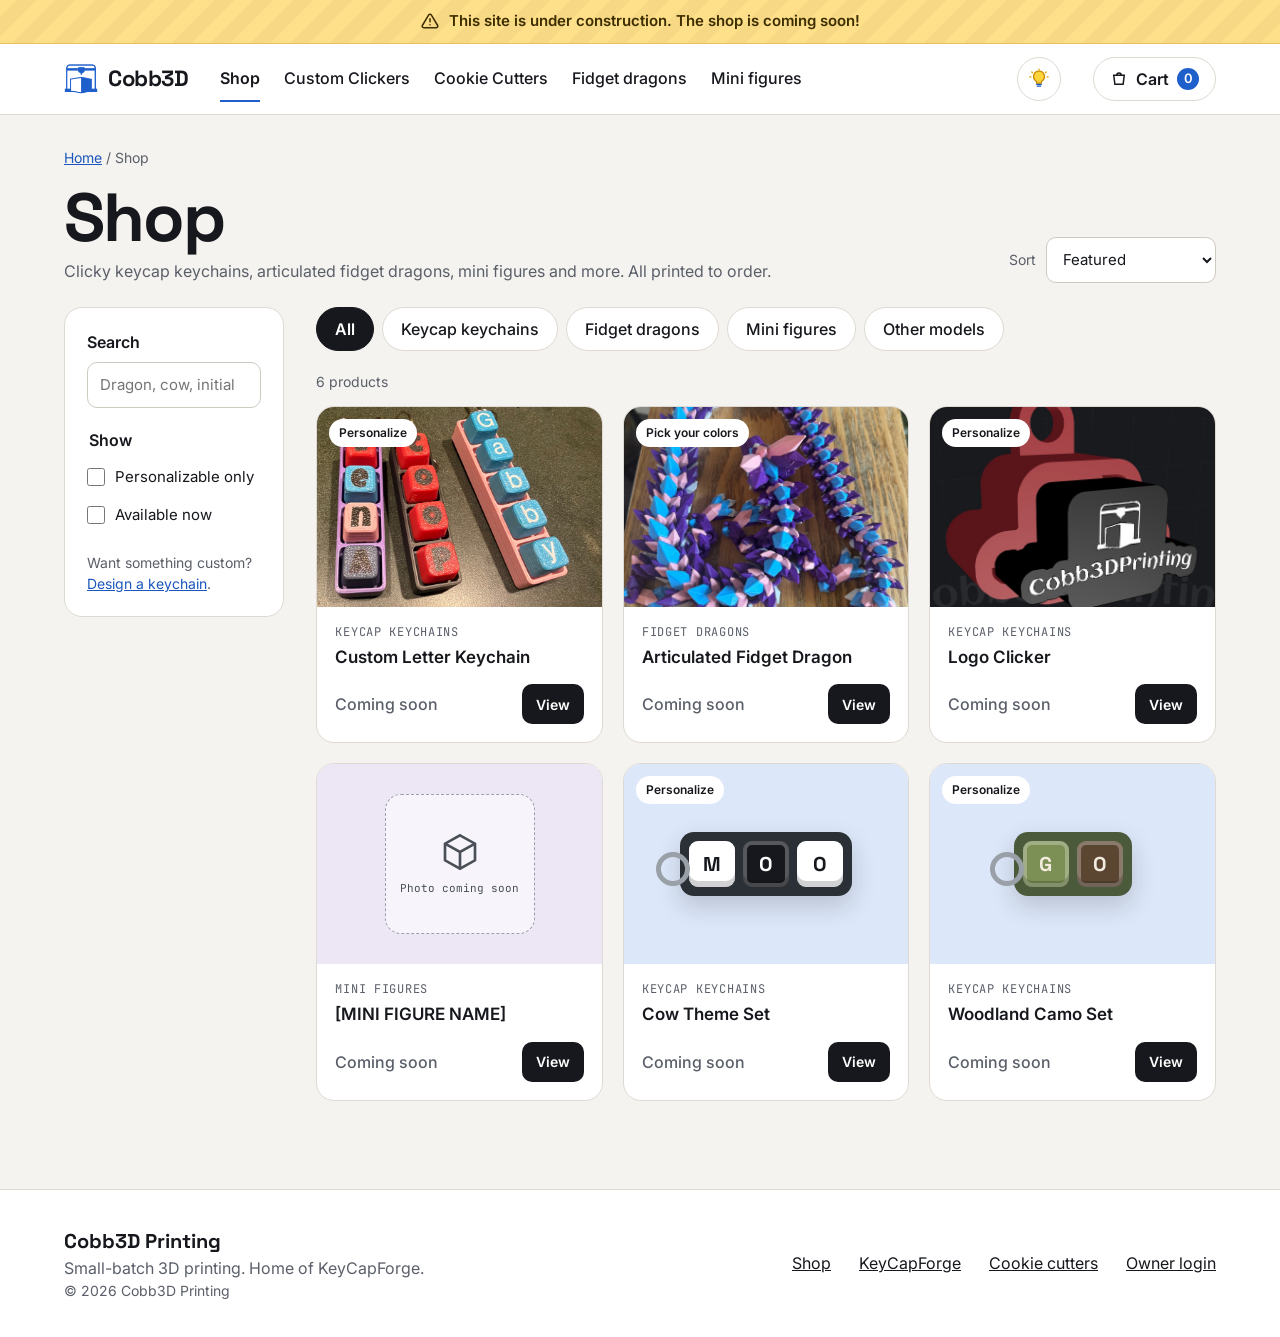
<file: shop.html>
<!doctype html>
<html lang="en">
<head>
<meta charset="utf-8">
<meta name="viewport" content="width=device-width, initial-scale=1">
<title>Shop · Cobb3D Printing</title>
<meta name="description" content="Shop 3D-printed keycap keychains, fidget dragons, mini figures and more from Cobb3D Printing.">
<link rel="icon" href="favicon.ico?v=2026103101" sizes="any">
<link rel="icon" type="image/png" sizes="32x32" href="images/brand/favicon-32.png?v=2026103101">
<link rel="icon" type="image/png" sizes="192x192" href="images/brand/favicon-192.png?v=2026103101">
<link rel="apple-touch-icon" href="images/brand/apple-touch-icon.png?v=2026103101">
<link rel="preconnect" href="https://fonts.googleapis.com">
<link rel="preconnect" href="https://fonts.gstatic.com" crossorigin>
<link href="https://fonts.googleapis.com/css2?family=Space+Grotesk:wght@500;700&family=Inter:wght@400;500;600&family=JetBrains+Mono:wght@500&display=swap" rel="stylesheet">
<script>
  // Light or dark look, set before the page draws (see initTheme in js/site.js).
  (function () {
    var t = null;
    try { t = localStorage.getItem('cobb3d.pageTheme'); } catch (e) { t = null; }
    if (t !== 'light' && t !== 'dark') t = (window.matchMedia && window.matchMedia('(prefers-color-scheme: light)').matches) ? 'light' : 'dark';
    document.documentElement.dataset.theme = t;
  })();
</script>
<link rel="stylesheet" href="css/site.css?v=2026103102">
</head>
<body data-page="shop">
<a class="skip" href="#main">Skip to content</a>
<header class="site-header"><div class="wrap">
  <a class="brand" href="index.html"><span class="brand-mark" aria-hidden="true"></span><span>Cobb3D</span></a>
  <nav class="main-nav" aria-label="Main">
    <a href="shop.html" aria-current="page">Shop</a>
    <a href="designer.html">Custom Clickers</a>
    <a href="cookie-cutters.html">Cookie Cutters</a>
    <a href="shop.html?cat=dragons">Fidget dragons</a>
    <a href="shop.html?cat=minis">Mini figures</a>
  </nav>
  <button type="button" class="theme-btn" id="themeBtn" title="Switch to the light look" aria-label="Switch to the light look" aria-pressed="false"><svg viewBox="0 0 24 24" width="20" height="20" aria-hidden="true"><path class="bulb-glass" d="M12 2.5a6.5 6.5 0 0 0-3.9 11.7c.6.5 1 1.2 1.1 2V17h5.6v-.8c.1-.8.5-1.5 1.1-2A6.5 6.5 0 0 0 12 2.5z"/><path class="bulb-base" d="M9.4 18.5h5.2M9.9 20.5h4.2"/><path class="bulb-rays" d="M12 .2v1.1M3.4 3.6l.8.8M20.6 3.6l-.8.8M1 9.5h1.2M21.8 9.5H23"/></svg></button>
  <a class="cart-link" href="cart.html"><svg width="18" height="18" viewBox="0 0 24 24" fill="none" stroke="currentColor" stroke-width="2" aria-hidden="true"><path d="M5 7h14l-1.5 12h-11z"/><path d="M9 7a3 3 0 0 1 6 0"/></svg>Cart <span class="count" data-cart-count>0</span></a>
</div></header>

<main id="main" class="wrap" style="padding-top:32px;padding-bottom:64px">
  <nav class="crumbs" aria-label="Breadcrumb"><a href="index.html">Home</a> / Shop</nav>
  <div class="toolbar">
    <div>
      <h1 class="h-xl" id="shop-title" style="margin-bottom:6px">Shop</h1>
      <p class="muted" style="margin:0">Clicky keycap keychains, articulated fidget dragons, mini figures and more. All printed to order.</p>
    </div>
    <div style="display:flex;gap:10px;align-items:center">
      <label for="sort" class="muted" style="font-size:14px">Sort</label>
      <select id="sort" class="inp" style="width:auto">
        <option value="featured">Featured</option>
        <option value="low">Price: low to high</option>
        <option value="high">Price: high to low</option>
        <option value="name">Name</option>
      </select>
    </div>
  </div>

  <div class="shop-layout">
    <aside class="filters" aria-label="Filters">
      <label for="search" class="field-label">Search</label>
      <input id="search" class="inp" type="search" placeholder="Dragon, cow, initials…" style="margin-bottom:20px">
      <fieldset>
        <legend>Show</legend>
        <label class="chk"><input type="checkbox" id="f-personal">Personalizable only</label>
        <label class="chk"><input type="checkbox" id="f-avail">Available now</label>
      </fieldset>
      <p class="muted" style="font-size:14px;margin:0">Want something custom? <a href="designer.html">Design a keychain</a>.</p>
    </aside>

    <section class="shop-main" aria-label="Products">
      <div class="chips" id="chips" role="group" aria-label="Categories"></div>
      <p class="muted" id="count" aria-live="polite" style="margin:0 0 14px;font-size:14px"></p>
      <div class="grid" id="grid"></div>
    </section>
  </div>
</main>

<footer class="site-footer"><div class="wrap">
  <div><p style="font-family:var(--display);font-weight:700;font-size:20px" data-store-name>Cobb3D Printing</p><p class="muted">Small-batch 3D printing. Home of KeyCapForge.</p><p class="muted" style="font-size:14px">© <span data-year></span> Cobb3D Printing</p></div>
  <nav aria-label="Footer"><a href="shop.html">Shop</a><a href="designer.html">KeyCapForge</a><a href="cookie-cutters.html">Cookie cutters</a><a href="#" data-etsy hidden>Etsy shop</a><a href="#" data-facebook hidden target="_blank" rel="noopener">Facebook</a><a href="#" data-contact hidden>Contact</a><a href="admin.html">Owner login</a></nav>
</div></footer>
<script src="js/site.js?v=2026103102" defer></script>
</body>
</html>
</file>
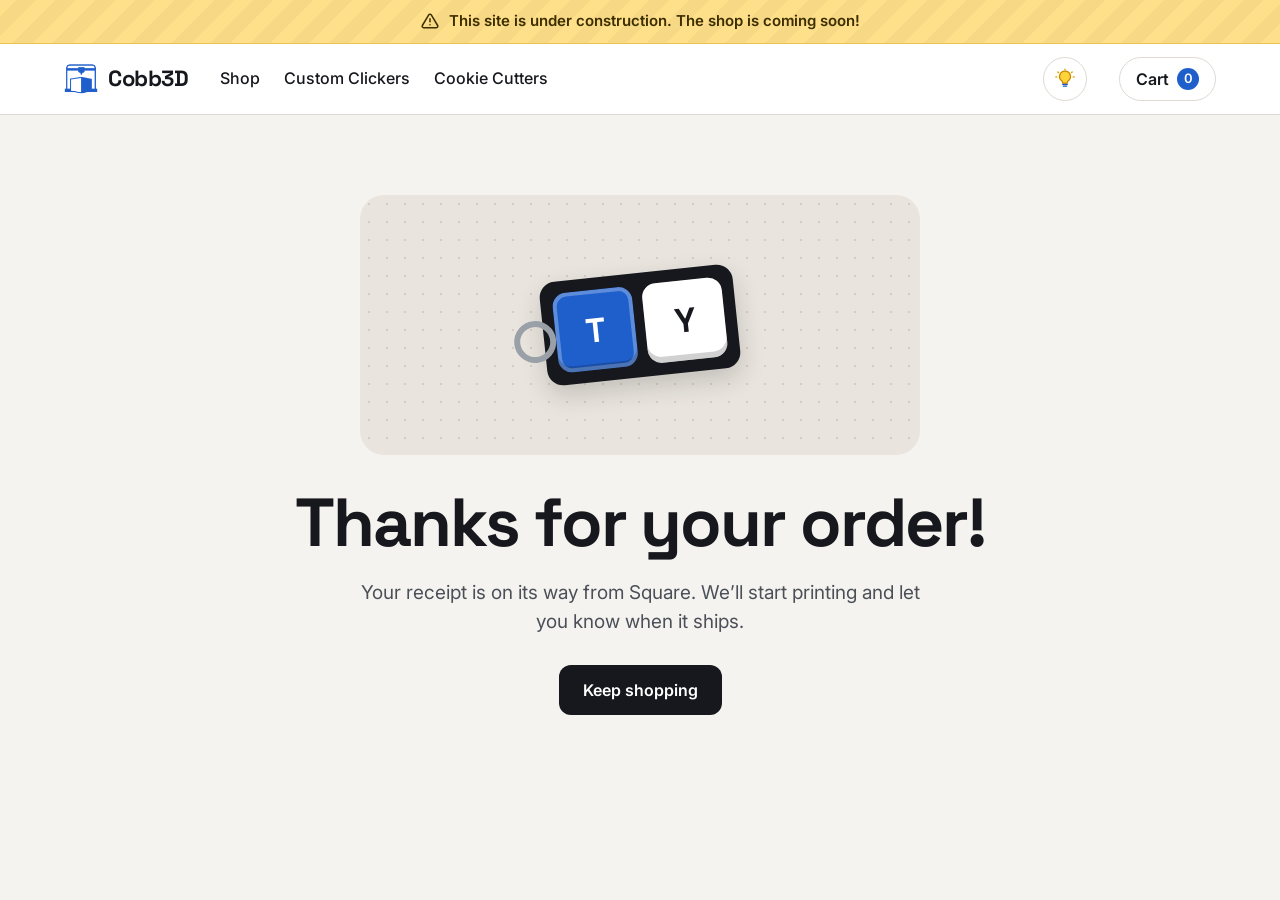
<file: thanks.html>
<!doctype html>
<html lang="en">
<head>
<meta charset="utf-8">
<meta name="viewport" content="width=device-width, initial-scale=1">
<title>Thank you · Cobb3D Printing</title>
<meta name="robots" content="noindex">
<link rel="icon" href="favicon.ico?v=2026103101" sizes="any">
<link rel="icon" type="image/png" sizes="32x32" href="images/brand/favicon-32.png?v=2026103101">
<link rel="icon" type="image/png" sizes="192x192" href="images/brand/favicon-192.png?v=2026103101">
<link rel="apple-touch-icon" href="images/brand/apple-touch-icon.png?v=2026103101">
<link rel="preconnect" href="https://fonts.googleapis.com">
<link rel="preconnect" href="https://fonts.gstatic.com" crossorigin>
<link href="https://fonts.googleapis.com/css2?family=Space+Grotesk:wght@500;700&family=Inter:wght@400;500;600&family=JetBrains+Mono:wght@500&display=swap" rel="stylesheet">
<script>
  // Light or dark look, set before the page draws (see initTheme in js/site.js).
  (function () {
    var t = null;
    try { t = localStorage.getItem('cobb3d.pageTheme'); } catch (e) { t = null; }
    if (t !== 'light' && t !== 'dark') t = (window.matchMedia && window.matchMedia('(prefers-color-scheme: light)').matches) ? 'light' : 'dark';
    document.documentElement.dataset.theme = t;
  })();
</script>
<link rel="stylesheet" href="css/site.css?v=2026103102">
</head>
<body data-page="thanks">
<header class="site-header"><div class="wrap">
  <a class="brand" href="index.html"><span class="brand-mark" aria-hidden="true"></span><span>Cobb3D</span></a>
  <nav class="main-nav" aria-label="Main"><a href="shop.html">Shop</a><a href="designer.html">Custom Clickers</a><a href="cookie-cutters.html">Cookie Cutters</a></nav>
  <button type="button" class="theme-btn" id="themeBtn" title="Switch to the light look" aria-label="Switch to the light look" aria-pressed="false"><svg viewBox="0 0 24 24" width="20" height="20" aria-hidden="true"><path class="bulb-glass" d="M12 2.5a6.5 6.5 0 0 0-3.9 11.7c.6.5 1 1.2 1.1 2V17h5.6v-.8c.1-.8.5-1.5 1.1-2A6.5 6.5 0 0 0 12 2.5z"/><path class="bulb-base" d="M9.4 18.5h5.2M9.9 20.5h4.2"/><path class="bulb-rays" d="M12 .2v1.1M3.4 3.6l.8.8M20.6 3.6l-.8.8M1 9.5h1.2M21.8 9.5H23"/></svg></button>
  <a class="cart-link" href="cart.html">Cart <span class="count" data-cart-count>0</span></a>
</div></header>
<main id="main" class="wrap" style="padding:80px 24px;text-align:center">
  <div class="stage" style="height:260px;max-width:560px;margin:0 auto 32px" aria-hidden="true">
    <div class="kc-base kc-lg tilt" style="background:#16181D">
      <span class="kc-cap" style="background:#1F5FCC;color:#FFFFFF">T</span>
      <span class="kc-cap" style="background:#FFFFFF;color:#16181D">Y</span>
    </div>
  </div>
  <h1 class="h-xl">Thanks for your order!</h1>
  <p class="lead" style="margin:0 auto 28px">Your receipt is on its way from Square. We’ll start printing and let you know when it ships.</p>
  <a class="btn btn-dark" href="shop.html">Keep shopping</a>
</main>
<script src="js/site.js?v=2026103102" defer></script>
</body>
</html>
</file>
<file: css/site.css>
/* Light and dark looks, matching KeyCapForge. The look is the data-theme
   attribute on <html>, set before the page draws by the script in each
   page's <head>: the visitor's own choice (light-bulb button in the header),
   otherwise their device's light/dark setting. */
:root{
  --bg:#F5F3EF; --surface:#FFFFFF; --ink:#16181D; --muted:#5A5F69; --soft:#4A4F58;
  --line:#DEDAD3; --row-line:#E7E3DC; --field:#CFCAC1;
  --accent:#1F5FCC; --accent-hover:#1A52B3; --accent-ink:#1A56BD; --link-hover:#14418F; --accent-tint:#D4E2F8; --accent-on-dark:#6FA3FF;
  --solid:#16181D; --solid-hover:#2B2F36; --on-solid:#FFFFFF;
  --dark:#16181D; --dark-2:#23262D;
  --stage:#E9E5DE; --stage-dot:#D3CDC3; --ph-bg:rgba(255,255,255,.6); --ph-line:#9AA0A8;
  --ok:#1F6B43; --ok-bg:#DDF1E5; --warn-bg:#FFF1C9;
  --err:#B42318; --err-bg:#FDE7E4;
  --banner-bg:#FFE08A; --banner-ink:#3D2E00; --banner-line:#E8C35A;
  --display:'Space Grotesk',system-ui,sans-serif; --body:Inter,system-ui,sans-serif; --mono:'JetBrains Mono',ui-monospace,monospace;
  --radius:18px;
  color-scheme:light;
}
:root[data-theme="dark"]{
  --bg:#17161A; --surface:#201F24; --ink:#EAE7E1; --muted:#A29D97; --soft:#C3BEB8;
  --line:#38363E; --row-line:#38363E; --field:#4A4851;
  --accent:#2F6FDB; --accent-hover:#3D7FF0; --accent-ink:#6FA3FF; --link-hover:#9CC0FF; --accent-tint:#1D355C; --accent-on-dark:#6FA3FF;
  --solid:#EAE7E1; --solid-hover:#FFFFFF; --on-solid:#17161A;
  --dark:#26252B; --dark-2:#312F36;
  --stage:#29282E; --stage-dot:#38363E; --ph-bg:rgba(255,255,255,.05); --ph-line:#5A5862;
  --ok:#51CF66; --ok-bg:rgba(81,207,102,.14); --warn-bg:rgba(255,169,77,.16);
  --err:#FF8A80; --err-bg:rgba(255,107,107,.14);
  --banner-bg:#3A3015; --banner-ink:#FFD866; --banner-line:#5A4A1C;
  color-scheme:dark;
}
*{box-sizing:border-box}
[hidden]{display:none !important}
html{-webkit-text-size-adjust:100%}
body{margin:0;background:var(--bg);color:var(--ink);font-family:var(--body);font-size:16px;line-height:1.5}
img{max-width:100%;display:block}
a{color:var(--accent-ink)} a:hover{color:var(--link-hover)}
button,input,select,textarea{font:inherit;color:inherit}
:focus-visible{outline:3px solid var(--accent);outline-offset:2px}
.wrap{max-width:1200px;margin:0 auto;padding:0 24px}
.sr-only{position:absolute;width:1px;height:1px;overflow:hidden;clip:rect(0 0 0 0);white-space:nowrap}
.skip{position:absolute;left:-999px;top:8px;background:var(--solid);color:var(--on-solid);padding:10px 14px;border-radius:8px;z-index:10}
.skip:focus{left:8px}

/* site-wide notice bar (store.banner in products.json) */
.site-banner{display:flex;align-items:center;justify-content:center;gap:10px;padding:10px 24px;background:var(--banner-bg);color:var(--banner-ink);font-weight:600;font-size:15px;text-align:center;border-bottom:1px solid var(--banner-line);background-image:repeating-linear-gradient(-45deg,transparent 0 14px,rgba(0,0,0,.035) 14px 28px)}
.site-banner svg{flex:none}
/* header */
.site-header{background:var(--surface);border-bottom:1px solid var(--line);position:sticky;top:0;z-index:5}
.site-header .wrap{display:flex;flex-wrap:wrap;align-items:center;gap:8px 32px;padding-top:12px;padding-bottom:12px}
.brand{display:flex;align-items:center;gap:10px;text-decoration:none;color:var(--ink)}
.brand-mark{flex:none;width:34px;height:34px;background:var(--accent);-webkit-mask:url('../images/brand/cobb3d-mark.png') center/contain no-repeat;mask:url('../images/brand/cobb3d-mark.png') center/contain no-repeat}
.brand span:not(.brand-mark){font-family:var(--display);font-weight:700;font-size:22px;letter-spacing:-.02em;white-space:nowrap}
.main-nav{display:flex;flex-wrap:wrap;gap:0 24px;flex:1 1 auto}
.main-nav a{color:var(--ink);text-decoration:none;font-weight:500;padding:10px 0;border-bottom:2px solid transparent}
.main-nav a[aria-current=page]{font-weight:600;border-color:var(--accent)}
.cart-link{display:flex;align-items:center;gap:8px;min-height:44px;padding:0 16px;border:1px solid var(--line);border-radius:999px;color:var(--ink);text-decoration:none;font-weight:600}
/* Light / dark switch, the same light bulb as KeyCapForge: lit in the light look. */
.theme-btn{flex:none;display:inline-flex;align-items:center;justify-content:center;width:44px;height:44px;padding:0;border-radius:50%;border:1px solid var(--line);background:var(--surface);color:var(--muted);cursor:pointer}
.theme-btn:hover{color:var(--ink);border-color:var(--accent)}
.theme-btn svg{overflow:visible}
.theme-btn .bulb-glass{fill:none;stroke:currentColor;stroke-width:1.6;stroke-linejoin:round}
.theme-btn .bulb-base,.theme-btn .bulb-rays{fill:none;stroke:currentColor;stroke-width:1.6;stroke-linecap:round}
.theme-btn .bulb-rays{opacity:0}
.theme-btn[aria-pressed="true"]{color:var(--accent-ink)}
.theme-btn[aria-pressed="true"] .bulb-glass{fill:#ffd43b;stroke:#c98a00}
.theme-btn[aria-pressed="true"] .bulb-rays{opacity:1;stroke:#e0a100}
.cart-link .count{min-width:22px;height:22px;border-radius:11px;background:var(--accent);color:#fff;font-size:13px;display:inline-flex;align-items:center;justify-content:center;padding:0 6px}

/* buttons */
.btn{display:inline-flex;align-items:center;justify-content:center;gap:8px;min-height:50px;padding:0 24px;border-radius:12px;border:0;text-decoration:none;font-weight:600;font-size:16px;cursor:pointer}
.btn-accent{background:var(--accent);color:#fff} .btn-accent:hover{color:#fff;background:var(--accent-hover)}
.btn-dark{background:var(--solid);color:var(--on-solid)} .btn-dark:hover{color:var(--on-solid);background:var(--solid-hover)}
.btn-ghost{background:var(--surface);color:var(--ink);border:1px solid var(--field)} .btn-ghost:hover{color:var(--ink)}
.btn-sm{min-height:40px;padding:0 14px;font-size:14px;border-radius:10px}
.btn[disabled]{opacity:.5;cursor:not-allowed}

/* type */
.eyebrow{font-family:var(--mono);font-size:13px;letter-spacing:.08em;text-transform:uppercase;color:var(--accent-ink);margin:0 0 14px}
h1,h2,h3{font-family:var(--display);letter-spacing:-.02em;line-height:1.05}
.h-xl{font-size:clamp(44px,7vw,68px);letter-spacing:-.03em;margin:0 0 20px}
.h-lg{font-size:clamp(32px,4.5vw,44px);margin:0 0 18px}
.h-md{font-size:clamp(26px,3.5vw,36px);margin:0 0 16px}
.lead{font-size:19px;line-height:1.55;color:var(--soft);max-width:560px;margin:0 0 30px}
.muted{color:var(--muted)}
.crumbs{font-size:14px;color:var(--muted);margin:0 0 14px}

/* hero */
.hero{display:flex;flex-wrap:wrap;align-items:center;gap:48px;padding:64px 0}
.hero > *{flex:1 1 420px;min-width:0}
.stage{height:420px;border-radius:24px;background:var(--stage);display:flex;align-items:center;justify-content:center;position:relative;overflow:hidden}
.stage::before{content:"";position:absolute;inset:0;background-image:radial-gradient(var(--stage-dot) 1.2px,transparent 1.2px);background-size:18px 18px}
.stage > *{position:relative}
/* Category tint behind product art; softened toward the surface in the dark look. */
.tinted,.thumbs button.tinted{background:var(--tint,var(--stage))}
:root[data-theme="dark"] .tinted,:root[data-theme="dark"] .thumbs button.tinted{background:color-mix(in srgb,var(--tint,var(--stage)) 16%,var(--surface))}
.cta-row{display:flex;flex-wrap:wrap;gap:12px}

/* keycap illustration */
.kc-base{display:inline-flex;gap:8px;padding:9px;border-radius:14px;position:relative;box-shadow:0 10px 24px rgba(22,24,29,.18)}
.kc-base::before{content:"";position:absolute;left:-24px;top:50%;width:24px;height:24px;margin-top:-12px;border-radius:50%;border:5px solid #9AA0A8}
.kc-cap{width:46px;height:46px;border-radius:9px;display:flex;align-items:center;justify-content:center;font-family:var(--display);font-weight:700;font-size:20px;box-shadow:inset 0 -6px 0 rgba(0,0,0,.18),inset 0 0 0 4px rgba(255,255,255,.28)}
.kc-lg .kc-cap{width:80px;height:80px;font-size:34px;border-radius:14px}
.kc-lg{gap:10px;padding:12px;border-radius:16px}
.kc-lg::before{left:-30px;width:30px;height:30px;margin-top:-15px;border-width:6px}
.kc-lg.kc-many .kc-cap{width:62px;height:62px;font-size:27px}
.kc-many .kc-cap{width:36px;height:36px;font-size:16px}
.tilt{transform:rotate(-6deg)}

/* strip */
.strip{background:var(--surface);border-top:1px solid var(--line);border-bottom:1px solid var(--line)}
.strip .wrap{display:grid;grid-template-columns:repeat(auto-fit,minmax(240px,1fr));gap:24px;padding-top:28px;padding-bottom:28px}
.perk{display:flex;gap:14px;align-items:flex-start}
.perk p{margin:0}
.perk strong{display:block;margin-bottom:2px}

/* sections */
.section{padding:64px 0}
.section-head{display:flex;flex-wrap:wrap;align-items:flex-end;justify-content:space-between;gap:12px;margin-bottom:28px}
.section-head h2{margin:0}

/* product cards */
.grid{display:grid;grid-template-columns:repeat(auto-fill,minmax(250px,1fr));gap:20px}
.card{display:flex;flex-direction:column;background:var(--surface);border:1px solid var(--line);border-radius:var(--radius);overflow:hidden}
.card-media{height:200px;display:flex;align-items:center;justify-content:center;position:relative;text-decoration:none;overflow:hidden}
.card-media img{width:100%;height:100%;object-fit:cover}
.badge{position:absolute;top:12px;left:12px;background:var(--surface);color:var(--ink);font-size:12px;font-weight:600;padding:5px 10px;border-radius:999px;z-index:1}
.card-body{padding:16px 18px 18px;display:flex;flex-direction:column;gap:4px;flex:1}
.cat{font-family:var(--mono);font-size:12px;text-transform:uppercase;letter-spacing:.06em;color:var(--muted)}
.card-title{font-weight:600;font-size:17px;color:var(--ink);text-decoration:none}
.card-foot{display:flex;align-items:center;justify-content:space-between;gap:8px;margin-top:auto;padding-top:10px}
.price{font-weight:600}
.soon{color:var(--muted);font-weight:500}
.ph{width:150px;height:140px;border-radius:16px;background:var(--ph-bg);border:1px dashed var(--ph-line);display:flex;flex-direction:column;align-items:center;justify-content:center;gap:8px;font-family:var(--mono);font-size:11px;color:var(--soft);text-align:center;padding:8px}

/* Facebook photo grid */
.fb-grid{display:grid;grid-template-columns:repeat(auto-fill,minmax(220px,1fr));gap:14px}
@media (max-width:640px){.fb-grid{grid-template-columns:repeat(2,minmax(0,1fr));gap:10px}}
.fb-tile{position:relative;display:block;aspect-ratio:1;border-radius:var(--radius);overflow:hidden;background:var(--stage);color:#fff;text-decoration:none}
.fb-tile img{width:100%;height:100%;object-fit:cover;transition:transform .3s ease}
.fb-tile:hover img{transform:scale(1.04)}
.fb-cap{position:absolute;left:0;right:0;bottom:0;padding:28px 14px 12px;font-size:14px;line-height:1.35;background:linear-gradient(transparent,rgba(0,0,0,.72));display:-webkit-box;-webkit-line-clamp:2;-webkit-box-orient:vertical;overflow:hidden;opacity:0;transition:opacity .2s ease}
.fb-tile:hover .fb-cap,.fb-tile:focus-visible .fb-cap{opacity:1}
@media (hover:none){.fb-cap{opacity:1}}

/* category tiles */
.tiles{display:grid;grid-template-columns:repeat(auto-fit,minmax(240px,1fr));gap:20px}
.tile{display:flex;flex-direction:column;justify-content:flex-end;min-height:170px;padding:22px;border-radius:var(--radius);color:var(--ink);text-decoration:none}
.tile strong{font-family:var(--display);font-size:24px}
.tile span{color:var(--soft)}
.tile:hover{color:var(--ink);outline:2px solid var(--ink);outline-offset:-2px}

/* dark band */
.band{background:var(--dark);color:#fff;border-radius:28px;padding:56px 48px;display:flex;flex-wrap:wrap;gap:48px;align-items:center}
.band > *{flex:1 1 360px;min-width:0}
.band p{color:#C9CDD3}
.band .eyebrow{color:var(--accent-on-dark)}
.steps{list-style:none;margin:0;padding:0;display:flex;flex-direction:column;gap:14px}
.steps li{display:flex;gap:16px;align-items:center;background:var(--dark-2);border-radius:16px;padding:18px 20px}
.steps b{font-family:var(--display);font-size:26px;color:var(--accent-on-dark);width:28px}
.steps span{color:#C9CDD3;font-size:15px}
.steps strong{display:block;color:#fff}

/* shop */
.shop-layout{display:flex;flex-wrap:wrap;gap:32px;align-items:flex-start}
.filters{flex:1 1 220px;max-width:100%;background:var(--surface);border:1px solid var(--line);border-radius:var(--radius);padding:22px}
.filters fieldset{border:0;margin:0 0 18px;padding:0}
.filters legend{font-weight:600;margin-bottom:6px}
.chk{display:flex;align-items:center;gap:10px;min-height:38px;font-size:15px;cursor:pointer}
.chk input{width:18px;height:18px;accent-color:var(--accent);margin:0}
.shop-main{flex:999 1 560px;min-width:0}
.chips{display:flex;flex-wrap:wrap;gap:8px;margin-bottom:20px}
.chip{display:inline-flex;align-items:center;min-height:44px;padding:0 18px;border-radius:999px;background:var(--surface);border:1px solid var(--line);color:var(--ink);cursor:pointer;font-weight:500}
.chip[aria-pressed=true]{background:var(--solid);color:var(--on-solid);border-color:var(--solid);font-weight:600}
.toolbar{display:flex;flex-wrap:wrap;align-items:flex-end;justify-content:space-between;gap:16px;margin-bottom:24px}
select.inp,input.inp,textarea.inp{width:100%;min-height:46px;padding:0 12px;border:1px solid var(--field);border-radius:10px;background:var(--surface);font-size:15px}
textarea.inp{padding:10px 12px;min-height:100px;resize:vertical}
.empty{padding:48px;text-align:center;background:var(--surface);border:1px dashed var(--field);border-radius:var(--radius);color:var(--muted)}

/* product page */
.pdp{display:flex;flex-wrap:wrap;gap:48px;align-items:flex-start;padding:8px 0 24px}
.gallery{flex:1 1 460px;min-width:0;display:flex;flex-direction:column;gap:12px}
.gallery .stage{height:480px}
.gallery .stage img{width:100%;height:100%;object-fit:cover;position:relative}
.thumbs{display:grid;grid-template-columns:repeat(4,minmax(0,1fr));gap:12px}
.thumbs button{height:90px;border-radius:14px;border:1px solid var(--line);background:var(--surface);padding:0;overflow:hidden;cursor:pointer}
.thumbs button[aria-pressed=true]{border:2px solid var(--ink)}
.thumbs img{width:100%;height:100%;object-fit:cover}
.buy{flex:1 1 400px;min-width:0;display:flex;flex-direction:column;gap:22px}
.buy h1{font-size:clamp(36px,5vw,48px);margin:0 0 10px;letter-spacing:-.03em}
.buy .price{font-size:24px;margin:0 0 10px}
.field-label{display:block;font-weight:600;margin-bottom:8px}
.letters-inp{min-height:52px;font-family:var(--display);font-weight:700;font-size:22px;letter-spacing:.2em;text-transform:uppercase}
.swatches{display:flex;flex-wrap:wrap;gap:10px}
.swatch{width:52px;height:52px;border-radius:14px;padding:4px;background:var(--surface);border:2px solid var(--line);cursor:pointer}
.swatch[aria-pressed=true]{border-color:var(--ink)}
.swatch i{display:block;width:100%;height:100%;border-radius:9px;border:1px solid rgba(0,0,0,.08)}
.swatch .tri{display:flex;overflow:hidden}
.swatch .tri b{flex:1}
.seg{display:grid;grid-template-columns:repeat(auto-fit,minmax(120px,1fr));gap:10px}
.seg button{min-height:56px;border-radius:12px;border:1px solid var(--field);background:var(--surface);cursor:pointer;padding:6px 10px;font-weight:500}
.seg button[aria-pressed=true]{background:var(--solid);color:var(--on-solid);border-color:var(--solid);font-weight:600}
.qty-row{display:flex;flex-wrap:wrap;gap:12px}
.qty{display:flex;align-items:center;border:1px solid var(--field);border-radius:12px;background:var(--surface)}
.qty button{width:46px;height:52px;border:0;background:none;font-size:22px;cursor:pointer}
.qty output{min-width:28px;text-align:center;font-weight:600}
.qty-row .btn{flex:1 1 200px;min-height:54px;font-size:17px}
.cross{display:flex;align-items:center;justify-content:space-between;gap:12px;padding:16px 18px;border-radius:14px;background:var(--dark);color:#fff;text-decoration:none}
.cross:hover{color:#fff}
.cross span span{color:#C9CDD3;font-size:14px;display:block}
.notes{list-style:none;margin:0;padding:0;display:flex;flex-wrap:wrap;gap:6px 20px;font-size:14px;color:var(--soft)}
.two-col{display:flex;flex-wrap:wrap;gap:48px;padding:40px 0}
.two-col > *{flex:1 1 380px;min-width:0}
.spec{width:100%;border-collapse:collapse;font-size:15px}
.spec th,.spec td{padding:12px 0;border-bottom:1px solid var(--row-line);text-align:left;vertical-align:top}
.spec th{font-weight:500;color:var(--muted);width:40%}
.desc{font-size:16px;line-height:1.7;color:var(--soft);white-space:pre-line}

/* cart */
.cart-layout{display:flex;flex-wrap:wrap;gap:32px;align-items:flex-start;padding-bottom:64px}
.cart-items{flex:999 1 560px;min-width:0;display:flex;flex-direction:column;gap:14px}
.line{display:flex;gap:18px;align-items:center;background:var(--surface);border:1px solid var(--line);border-radius:var(--radius);padding:16px}
.line .thumb{width:96px;height:96px;border-radius:12px;flex:none;display:flex;align-items:center;justify-content:center;overflow:hidden}
.line .thumb img{width:100%;height:100%;object-fit:cover}
.line .thumb .kc-base{transform:scale(.55);flex:none}
.line .thumb .kc-many{transform:scale(.36)}
.line .thumb .ph{width:100%;height:100%;border:0;border-radius:0;font-size:9px;gap:4px}
.line .thumb .ph svg{width:26px;height:26px}
.line .info{flex:1;min-width:0}
.line .info strong{display:block}
.line .info small{display:block;color:var(--muted);font-size:14px;overflow-wrap:anywhere}
.line .ctrl{display:flex;align-items:center;gap:12px;flex-wrap:wrap;justify-content:flex-end}
.line .qty button{width:38px;height:40px;font-size:18px}
.link-btn{background:none;border:0;color:var(--accent-ink);text-decoration:underline;cursor:pointer;padding:8px 0;min-height:40px}
.summary{flex:1 1 300px;min-width:0;background:var(--surface);border:1px solid var(--line);border-radius:var(--radius);padding:22px;display:flex;flex-direction:column;gap:12px;position:sticky;top:90px}
.sum-row{display:flex;justify-content:space-between}
.alert{padding:14px 16px;border-radius:12px;background:var(--warn-bg);font-size:14px}
.alert.ok{background:var(--ok-bg);color:var(--ok)}
.alert.err{background:var(--err-bg);color:var(--err)}

/* designer */
.designer{display:flex;flex-wrap:wrap;min-height:calc(100vh - 70px)}
.designer-frame{flex:999 1 640px;min-width:0;display:flex;flex-direction:column;background:var(--stage)}
.designer-frame iframe{flex:1;width:100%;min-height:760px;border:0;background:var(--stage)}
.order-panel{flex:1 1 320px;max-width:100%;background:var(--surface);border-left:1px solid var(--line);padding:24px;display:flex;flex-direction:column;gap:16px}
.order-panel h2{font-size:24px;margin:0}
.received{display:none}
.received.on{display:block}

/* admin helper */
.admin-grid{display:grid;grid-template-columns:repeat(auto-fit,minmax(220px,1fr));gap:16px}
.admin-grid .full{grid-column:1/-1}
.panel{background:var(--surface);border:1px solid var(--line);border-radius:var(--radius);padding:24px;margin-bottom:20px}
.panel h2{font-size:20px;margin:0 0 4px}
pre.code{background:var(--dark);color:#E6E8EB;padding:16px;border-radius:12px;overflow:auto;font-family:var(--mono);font-size:13px;max-height:420px;white-space:pre}


/* owner admin */
.admin-bar{display:flex;flex-wrap:wrap;align-items:center;justify-content:space-between;gap:6px 18px;padding:8px 24px;background:var(--solid);color:var(--on-solid);font-size:14px}
.admin-bar nav{display:flex;flex-wrap:wrap;gap:4px 18px}
.admin-bar a{color:var(--on-solid);text-decoration:underline;text-underline-offset:3px;padding:6px 0}
.adm-list{list-style:none;margin:0;padding:0;display:flex;flex-direction:column;gap:12px}
.adm-row{display:flex;align-items:center;gap:16px;background:var(--surface);border:1px solid var(--line);border-radius:var(--radius);padding:12px;flex-wrap:wrap}
.adm-thumb{flex:none;width:84px;height:84px;border-radius:12px;display:flex;align-items:center;justify-content:center;overflow:hidden;text-decoration:none;color:var(--soft)}
.adm-thumb img{width:100%;height:100%;object-fit:cover}
.adm-thumb .kc-base{transform:scale(.42);flex:none}
.adm-thumb .kc-many{transform:scale(.3)}
.adm-thumb .ph{width:100%;height:100%;border:0;border-radius:0;font-size:9px}
.adm-thumb .ph svg{width:24px;height:24px}
.adm-info{flex:1 1 220px;min-width:0;display:flex;flex-direction:column;gap:2px}
.adm-tags{display:flex;flex-wrap:wrap;gap:6px;margin-top:4px}
.tag{display:inline-flex;align-items:center;padding:2px 9px;border-radius:999px;font-size:12px;font-weight:600;background:var(--stage);color:var(--soft)}
.tag-ok{background:var(--ok-bg);color:var(--ok)}
.tag-warn{background:var(--warn-bg);color:var(--ink)}
.adm-actions{display:flex;gap:8px}
.adm-photos{list-style:none;margin:0;padding:0;display:grid;grid-template-columns:repeat(auto-fill,minmax(150px,1fr));gap:12px}
.adm-photos li{display:flex;flex-direction:column;gap:8px}
.adm-photos img{width:100%;aspect-ratio:1;object-fit:cover;border-radius:12px;border:1px solid var(--line)}
.adm-photo-btns{display:flex;flex-wrap:wrap;gap:6px;align-items:center}
.adm-nophoto{grid-column:1/-1}
.panel .sub{margin:6px 0 12px 28px}
.btn.danger{color:var(--err);border-color:var(--err)}
.panel h2{font-size:20px;margin:0 0 4px}

/* footer */
.site-footer{background:var(--surface);border-top:1px solid var(--line);margin-top:24px}
.site-footer .wrap{display:flex;flex-wrap:wrap;justify-content:space-between;gap:24px;padding-top:36px;padding-bottom:36px}
.site-footer nav{display:flex;flex-wrap:wrap;gap:12px 28px;align-items:center}
.site-footer nav a{color:var(--ink)}
.site-footer p{margin:0}

@media (max-width:760px){
  .site-header{position:static}
  .site-header .wrap{gap:4px 16px}
  .theme-btn{margin-left:auto}
  .brand span:not(.brand-mark){font-size:19px}
  .brand-mark{width:30px;height:30px}
  .main-nav{order:3;flex:1 1 100%;flex-wrap:nowrap;overflow-x:auto;gap:0 20px;scrollbar-width:none}
  .main-nav a{white-space:nowrap}
}
@media (max-width:640px){
  .band{padding:36px 24px}
  .stage{height:300px}
  .gallery .stage{height:340px}
  .kc-lg .kc-cap{width:58px;height:58px;font-size:26px}
  .kc-lg.kc-many .kc-cap{width:40px;height:40px;font-size:18px}
  .kc-lg.kc-many{gap:6px;padding:8px}
  .line{flex-wrap:wrap}
  .summary{position:static}
}
</file>
<file: css/cutter.css>
/* Cookie & Clay Cutter Maker — page styles.
   The palette is copied from cobb3dprinting.com/css/site.css so the page matches the site. */

/* Cobb3D palette (copied from cobb3dprinting.com/css/site.css) */
:root{
  --bg:#F5F3EF; --surface:#FFFFFF; --ink:#16181D; --muted:#5A5F69; --soft:#4A4F58;
  --line:#DEDAD3; --row-line:#E7E3DC; --field:#CFCAC1;
  --accent:#1F5FCC; --accent-hover:#1A52B3; --accent-ink:#1A56BD; --link-hover:#14418F; --accent-tint:#D4E2F8; --accent-on-dark:#6FA3FF;
  --solid:#16181D; --solid-hover:#2B2F36; --on-solid:#FFFFFF;
  --stage:#E9E5DE; --stage-dot:#D3CDC3;
  --ok:#1F6B43; --ok-bg:#DDF1E5; --warn-bg:#FFF1C9;
  --err:#B42318; --err-bg:#FDE7E4;
  --banner-bg:#FFE08A; --banner-ink:#3D2E00; --banner-line:#E8C35A;
  --display:'Space Grotesk',system-ui,sans-serif; --body:Inter,system-ui,sans-serif; --mono:'JetBrains Mono',ui-monospace,monospace;
  --radius:18px;
  color-scheme:light;
}
[data-theme="dark"]{
  --bg:#17161A; --surface:#201F24; --ink:#EAE7E1; --muted:#A29D97; --soft:#C3BEB8;
  --line:#38363E; --row-line:#38363E; --field:#4A4851;
  --accent:#2F6FDB; --accent-hover:#3D7FF0; --accent-ink:#6FA3FF; --link-hover:#9CC0FF; --accent-tint:#1D355C; --accent-on-dark:#6FA3FF;
  --solid:#EAE7E1; --solid-hover:#FFFFFF; --on-solid:#17161A;
  --stage:#29282E; --stage-dot:#38363E;
  --ok:#51CF66; --ok-bg:rgba(81,207,102,.14); --warn-bg:rgba(255,169,77,.16);
  --err:#FF8A80; --err-bg:rgba(255,107,107,.14);
  --banner-bg:#3A3015; --banner-ink:#FFD866; --banner-line:#5A4A1C;
  color-scheme:dark;
}
*{box-sizing:border-box}
html,body{margin:0;background:var(--bg);color:var(--ink);font-family:var(--body);font-size:15px;line-height:1.5}
a{color:var(--accent-ink)} a:hover{color:var(--link-hover)}
button,input,select{font:inherit;color:inherit}
:focus-visible{outline:3px solid var(--accent);outline-offset:2px}
h1,h2{font-family:var(--display);letter-spacing:-.02em;line-height:1.05}

.site-header{background:var(--surface);border-bottom:1px solid var(--line)}
.site-header .wrap{max-width:1280px;margin:0 auto;padding:12px 24px;display:flex;flex-wrap:wrap;align-items:center;gap:8px 32px}
.brand{display:flex;align-items:center;gap:10px;text-decoration:none;color:var(--ink)}
.brand-mark{flex:none;width:34px;height:34px;background:var(--accent);-webkit-mask:url('../images/brand/cobb3d-mark.png') center/contain no-repeat;mask:url('../images/brand/cobb3d-mark.png') center/contain no-repeat}
.brand span:not(.brand-mark){font-family:var(--display);font-weight:700;font-size:22px;letter-spacing:-.02em}
.main-nav{display:flex;gap:22px;flex:1;flex-wrap:wrap}
.main-nav a{color:var(--soft);text-decoration:none;font-weight:500}
.main-nav a:hover,.main-nav a[aria-current]{color:var(--ink)}
.theme-btn{width:38px;height:38px;border-radius:50%;border:1px solid var(--line);background:var(--surface);display:grid;place-items:center;cursor:pointer;color:var(--muted);padding:0}
.theme-btn svg{fill:none;stroke:currentColor;stroke-width:1.6;stroke-linecap:round}
[data-theme="light"] .theme-btn{color:#C99A00}
[data-theme="light"] .theme-btn .bulb-glass{fill:#FFD866}

.intro{max-width:1280px;margin:0 auto;padding:26px 24px 4px}
.intro h1{font-size:34px;margin:0 0 6px}
.intro p{margin:0;color:var(--muted)}
main{display:grid;grid-template-columns:340px 1fr;gap:20px;padding:16px 24px 32px;max-width:1280px;margin:0 auto}
@media (max-width:900px){main{grid-template-columns:1fr;padding:12px}.intro h1{font-size:28px}.news-link{margin-left:0}.main-nav{order:3;flex:1 1 100%;flex-wrap:nowrap;overflow-x:auto;gap:18px;scrollbar-width:none}.main-nav a{white-space:nowrap;padding:8px 0}}
.panel{background:var(--surface);border:1px solid var(--line);border-radius:var(--radius)}
aside{padding:6px 18px 18px;align-self:start}
section.step{padding:14px 0;border-bottom:1px solid var(--row-line)}
section.step:last-child{border-bottom:0}
.step h2{font-family:var(--body);font-size:12.5px;font-weight:600;text-transform:uppercase;letter-spacing:.08em;color:var(--muted);margin:0 0 10px;display:flex;align-items:center;gap:8px}
.step h2 b{display:inline-grid;place-items:center;width:20px;height:20px;border-radius:50%;background:var(--accent-tint);color:var(--accent-ink);font-size:11.5px}
.drop{display:block;border:2px dashed var(--field);border-radius:12px;padding:18px;text-align:center;cursor:pointer;transition:.15s;background:var(--stage)}
.drop:hover,.drop.over{border-color:var(--accent);background:var(--accent-tint)}
.drop strong{display:block;margin-bottom:2px}
.drop small{color:var(--muted)}
.samples{display:flex;gap:6px;margin-top:10px;flex-wrap:wrap;align-items:center;font-size:13px;color:var(--muted)}
.shape-group{margin:14px 0 6px;font-size:11.5px;font-weight:600;letter-spacing:.07em;text-transform:uppercase;color:var(--muted)}
.shape-grid{display:grid;grid-template-columns:repeat(auto-fill,minmax(50px,1fr));gap:6px}
.shape-grid button{aspect-ratio:1;padding:7px;border-radius:10px;display:grid;place-items:center;color:var(--soft)}
.shape-grid button:hover{color:var(--accent-ink);border-color:var(--accent)}
.shape-grid button.on{color:#fff;background:var(--accent);border-color:var(--accent)}
.shape-grid svg{width:100%;height:100%;fill:currentColor}
button{border:1px solid var(--field);background:var(--surface);color:var(--ink);border-radius:10px;padding:6px 11px;cursor:pointer}
button:hover{border-color:var(--muted)}
button.primary{display:flex;align-items:center;justify-content:center;width:100%;min-height:50px;padding:0 24px;border:0;border-radius:12px;background:var(--accent);color:#fff;font-weight:600;font-size:16px}
button.primary:hover{background:var(--accent-hover)}
button.primary:disabled{opacity:.45;cursor:not-allowed}
button.secondary{display:flex;align-items:center;justify-content:center;width:100%;min-height:50px;margin-top:8px;border-radius:12px;font-weight:600;font-size:16px;background:var(--surface);border:1px solid var(--field)}
button.secondary:hover{border-color:var(--ink)}
[hidden]{display:none !important}
.news-link{margin-left:auto;border:0;background:none;padding:0;color:var(--soft);font-weight:500;cursor:pointer}
.news-link:hover{color:var(--ink)}
.news-link .dot{display:inline-block;width:7px;height:7px;border-radius:50%;background:var(--accent);margin-left:5px;vertical-align:2px}
dialog#news{border:1px solid var(--line);border-radius:var(--radius);background:var(--surface);color:var(--ink);padding:0;width:min(520px,calc(100vw - 32px));box-shadow:0 20px 60px rgba(0,0,0,.25)}
dialog#news::backdrop{background:rgba(10,10,14,.55);backdrop-filter:blur(2px)}
dialog#news[open]{animation:pop .18s ease-out}
@keyframes pop{from{opacity:0;transform:translateY(8px) scale(.98)}to{opacity:1;transform:none}}
.news-head{padding:22px 24px 6px;display:flex;align-items:flex-start;justify-content:space-between;gap:12px}
.news-tag{display:inline-block;font-size:12px;font-weight:600;letter-spacing:.06em;text-transform:uppercase;color:var(--accent-ink);background:var(--accent-tint);padding:3px 9px;border-radius:999px;margin-bottom:8px}
.news-head h2{font-size:26px;margin:0}
.news-close{border:0;background:none;font-size:22px;line-height:1;color:var(--muted);padding:4px 6px}
.news-list{list-style:none;margin:0;padding:8px 24px 4px}
.news-list li{display:grid;grid-template-columns:40px 1fr;gap:12px;padding:12px 0;border-bottom:1px solid var(--row-line)}
.news-list li:last-child{border-bottom:0}
.news-icon{width:40px;height:40px;border-radius:12px;background:var(--accent-tint);color:var(--accent-ink);display:grid;place-items:center}
.news-icon svg{width:22px;height:22px;fill:none;stroke:currentColor;stroke-width:1.8;stroke-linecap:round;stroke-linejoin:round}
.news-list b{display:block;font-family:var(--display);font-size:16px;margin-bottom:2px}
.news-list p{margin:0;color:var(--muted);font-size:14px}
.news-foot{padding:12px 24px 22px;display:flex;gap:10px}
.news-foot button{flex:1;margin:0}
.seg{display:flex;background:var(--stage);border-radius:12px;padding:3px;gap:3px}
.seg button{flex:1;border:0;background:transparent;padding:6px 4px;font-size:13px;border-radius:9px;color:var(--soft)}
.seg button.on{background:var(--surface);color:var(--ink);box-shadow:0 1px 2px rgba(0,0,0,.12);font-weight:600}
label.row{display:grid;grid-template-columns:1fr auto;align-items:center;gap:2px 10px;margin:10px 0 2px;font-size:14px}
label.row output{font-family:var(--mono);font-size:12.5px;color:var(--muted)}
label.row input[type=range]{grid-column:1/-1;width:100%;accent-color:var(--accent)}
select{width:100%;padding:8px 10px;border-radius:10px;border:1px solid var(--field);background:var(--surface)}
details summary{cursor:pointer;color:var(--muted);font-size:13.5px;margin-top:10px}
.hint{color:var(--muted);font-size:12.5px;margin:6px 0 0}
.stage{display:grid;grid-template-columns:1fr 1fr;gap:20px;align-content:start}
@media (max-width:1100px){.stage{grid-template-columns:1fr}}
.view{position:relative;overflow:hidden;min-height:420px;display:flex;flex-direction:column}
.view .bar{display:flex;justify-content:space-between;align-items:center;padding:10px 14px;border-bottom:1px solid var(--line);font-size:13px;color:var(--muted)}
.view .bar b{color:var(--ink);font-family:var(--display);font-size:15px}
.view canvas{display:block;width:100%;flex:1;min-height:380px;touch-action:none;background:var(--stage)}
#trace{background-image:radial-gradient(var(--stage-dot) 1px,transparent 1.2px);background-size:16px 16px}
#gl{cursor:grab}
#gl:active{cursor:grabbing}
.empty{position:absolute;inset:44px 0 0;display:grid;place-items:center;color:var(--muted);text-align:center;padding:20px;pointer-events:none}
.stats{grid-column:1/-1;display:flex;flex-wrap:wrap;gap:10px}
.stat{flex:1;min-width:140px;padding:12px 14px}
.stat span{display:block;color:var(--muted);font-size:12px;text-transform:uppercase;letter-spacing:.06em}
.stat b{font-family:var(--display);font-size:20px;font-variant-numeric:tabular-nums}
.msg{grid-column:1/-1;padding:10px 14px;border-radius:12px;font-size:14px;display:none}
.msg.warn{display:block;background:var(--warn-bg);color:var(--ink)}
.msg.err{display:block;background:var(--err-bg);color:var(--err)}
.busy{position:absolute;top:12px;right:14px;font-size:12px;color:var(--accent-ink);display:none}
.busy.on{display:block}
footer{max-width:1280px;margin:0 auto;padding:0 24px 28px;color:var(--muted);font-size:12.5px}
.swatches{display:flex;gap:6px}
.swatches button{width:22px;height:22px;border-radius:50%;padding:0;border:2px solid var(--surface);box-shadow:0 0 0 1px var(--line)}
.swatches button.on{box-shadow:0 0 0 2px var(--accent)}

/* Site header extras: cart link and the site-wide notice bar (same as css/site.css) */
.cart-link{display:flex;align-items:center;gap:8px;min-height:40px;padding:0 14px;border:1px solid var(--line);border-radius:999px;color:var(--ink);text-decoration:none;font-weight:600}
.cart-link:hover{color:var(--ink);border-color:var(--accent)}
.cart-link .count{min-width:22px;height:22px;border-radius:11px;background:var(--accent);color:#fff;font-size:13px;display:inline-flex;align-items:center;justify-content:center;padding:0 6px}
.site-banner{display:flex;align-items:center;justify-content:center;gap:10px;padding:10px 24px;background:var(--banner-bg);color:var(--banner-ink);font-weight:600;font-size:15px;text-align:center;border-bottom:1px solid var(--banner-line);background-image:repeating-linear-gradient(-45deg,transparent 0 14px,rgba(0,0,0,.035) 14px 28px)}
.site-banner svg{flex:none}
@media (max-width:480px){
  .site-header .wrap{gap:8px 10px;padding:10px 16px}
  .brand span:not(.brand-mark){font-size:19px}
  .brand-mark{width:30px;height:30px}
  .news-link{font-size:14px}
  .cart-link{padding:0 10px}
  .cart-label{position:absolute;width:1px;height:1px;overflow:hidden;clip:rect(0 0 0 0);white-space:nowrap}
}
</file>
